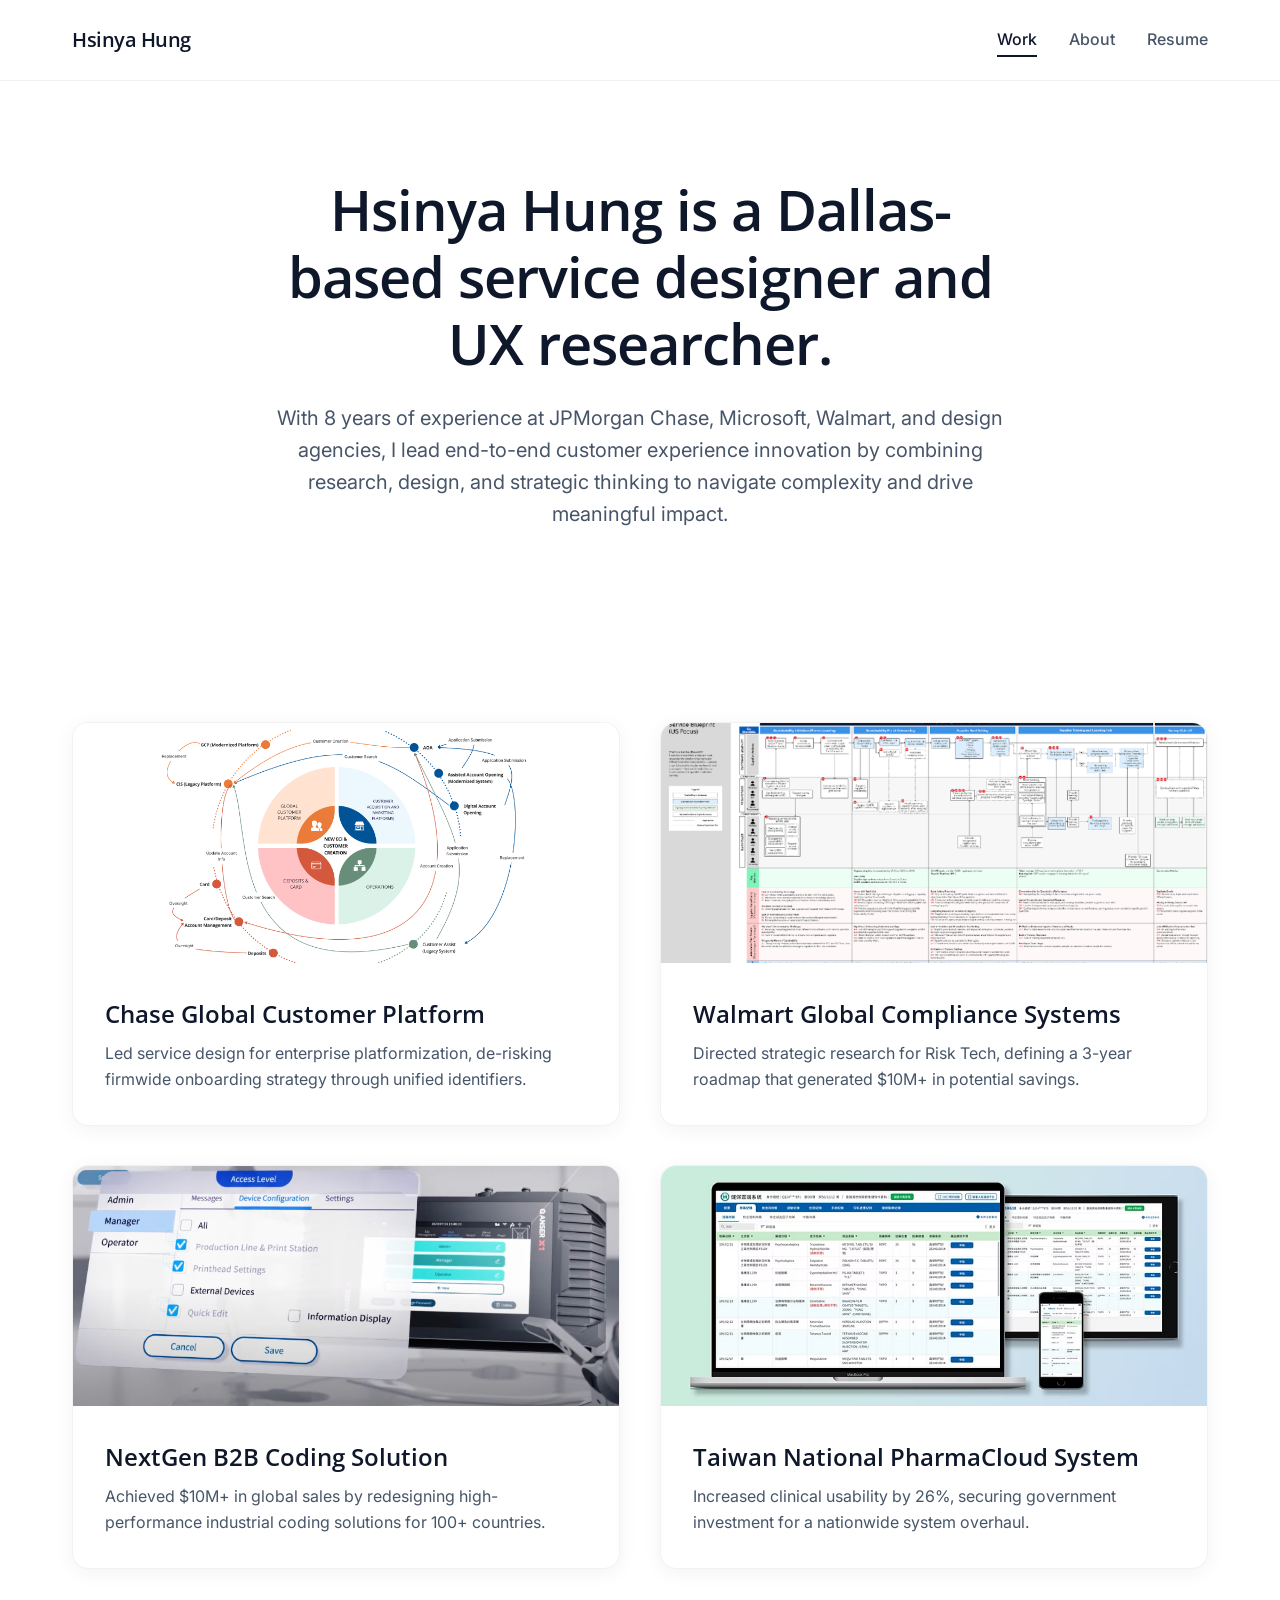
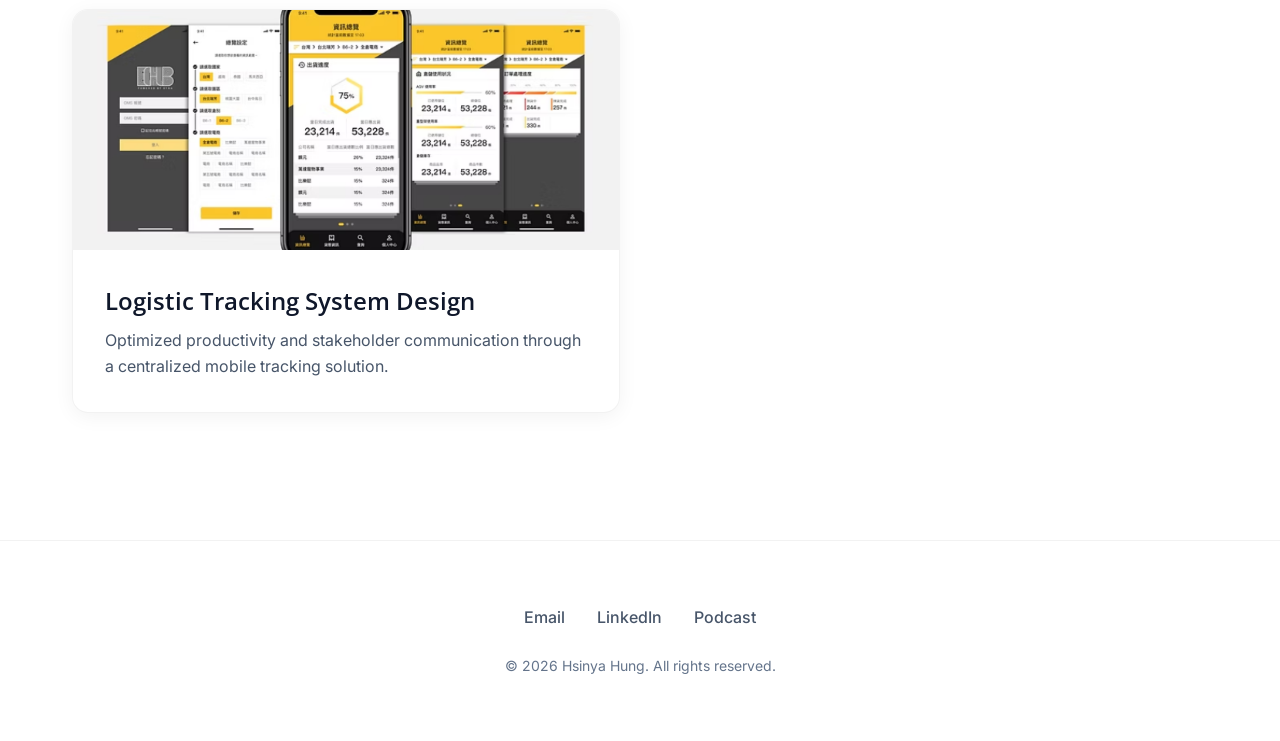
<file: index.html>
<!DOCTYPE html>
<html lang="en">

<head>
    <meta charset="UTF-8">
    <meta name="viewport" content="width=device-width, initial-scale=1.0">
    <title>Hsinya Hung | Portfolio Website</title>
    <meta name="description" content="Hsinya Hung - Mixed-methods UX researcher and strategist.">
    <link rel="stylesheet" href="styles.css">
</head>

<body>
    <header>
        <div class="nav-container">
            <a href="index.html" class="logo">Hsinya Hung</a>
            <button class="menu-toggle" id="menuToggle" aria-label="Toggle Menu">
                <span></span>
                <span></span>
                <span></span>
            </button>
            <nav class="nav-links" id="navLinks">
                <a href="index.html" class="active">Work</a>
                <a href="about.html">About</a>
                <a href="https://drive.google.com/file/d/1snLUCHwC4ZT3te1yVTYGk35-PW96YWZs/view?usp=sharing"
                    target="_blank" rel="noopener noreferrer">Resume</a>
            </nav>
        </div>
    </header>

    <main>
        <section class="hero fade-in">
            <h1>Hsinya Hung is a Dallas-based service designer and UX researcher.</h1>
            <p>With 8 years of experience at JPMorgan Chase, Microsoft, Walmart, and design agencies, I lead end-to-end
                customer experience innovation by combining research, design, and strategic thinking to navigate
                complexity and drive meaningful impact.</p>
        </section>

        <section class="container">
            <div class="portfolio-grid">
                <!-- Project 1: Chase Strategy -->
                <a href="uci-strategy.html" class="project-card fade-in">
                    <img src="assets/chase-gcp.png" alt="Chase Global Customer Platform" class="project-image">
                    <div class="project-content">
                        <h3 class="project-title">Chase Global Customer Platform</h3>
                        <p class="project-desc">Led service design for enterprise platformization, de-risking firmwide onboarding strategy through unified identifiers.</p>
                    </div>
                </a>

                <!-- Project 2: Walmart Compliance -->
                <a href="https://drive.google.com/file/d/1PjxdSar1yZKbHIaFroYJktK1mLUILFM4/view?usp=sharing" class="project-card fade-in" target="_blank">
                    <img src="assets/walmart-compliance.png" alt="Walmart Compliance Systems" class="project-image">
                    <div class="project-content">
                        <h3 class="project-title">Walmart Global Compliance Systems</h3>
                        <p class="project-desc">Directed strategic research for Risk Tech, defining a 3-year roadmap that generated $10M+ in potential savings.</p>
                    </div>
                </a>



                <!-- Project 3: B2B Industrial -->
                <a href="https://drive.google.com/file/d/1v_zuG3N-rUSmwX8KwniSmXujkf8TJ2_b/view?usp=sharing" target="_blank"
                    class="project-card fade-in">
                    <img src="assets/Anser X1 Coding.png" alt="Redesigning the NextGen B2B Industrial Coding Solution"
                        class="project-image">
                    <div class="project-content">
                        <h3 class="project-title">NextGen B2B Coding Solution</h3>
                        <p class="project-desc">Achieved $10M+ in global sales by redesigning high-performance industrial coding solutions for 100+ countries.</p>
                    </div>
                </a>

                <!-- Project 4: PharmaCloud -->
                <a href="pharmacloud.html" class="project-card fade-in">
                    <img src="assets/NHI PharmaCloud.png"
                        alt="Improving Usability of the Taiwanese National PharmaCloud System" class="project-image">
                    <div class="project-content">
                        <h3 class="project-title">Taiwan National PharmaCloud System</h3>
                        <p class="project-desc">Increased clinical usability by 26%, securing government investment for a nationwide system overhaul.</p>
                    </div>
                </a>

                <!-- Project 5: Warehouse & Logistics -->
                <a href="logistic-tracking.html" class="project-card fade-in">
                    <img src="assets/warehouse and logistic tracking.png" alt="Building Mobile Solutions for Warehouse and Logistic Tracking"
                        class="project-image">
                    <div class="project-content">
                        <h3 class="project-title">Logistic Tracking System Design</h3>
                        <p class="project-desc">Optimized productivity and stakeholder communication through a centralized mobile tracking solution.</p>
                    </div>
                </a>
            </div>
        </section>
    </main>

    <footer>
        <div class="social-links">
            <a href="mailto:hsinya0126@gmail.com">Email</a>
            <a href="https://www.linkedin.com/in/hsinya-hung/" target="_blank" rel="noopener noreferrer">LinkedIn</a>
            <a href="https://podcasts.apple.com/tw/podcast/%E8%A8%AD%E8%A8%88%E9%81%8A%E7%89%A7-design-nomads/id1508967934"
                target="_blank" rel="noopener noreferrer">Podcast</a>
        </div>
        <p class="copyright">&copy; 2026 Hsinya Hung. All rights reserved.</p>
    </footer>

    <script src="script.js"></script>
</body>

</html>
</file>
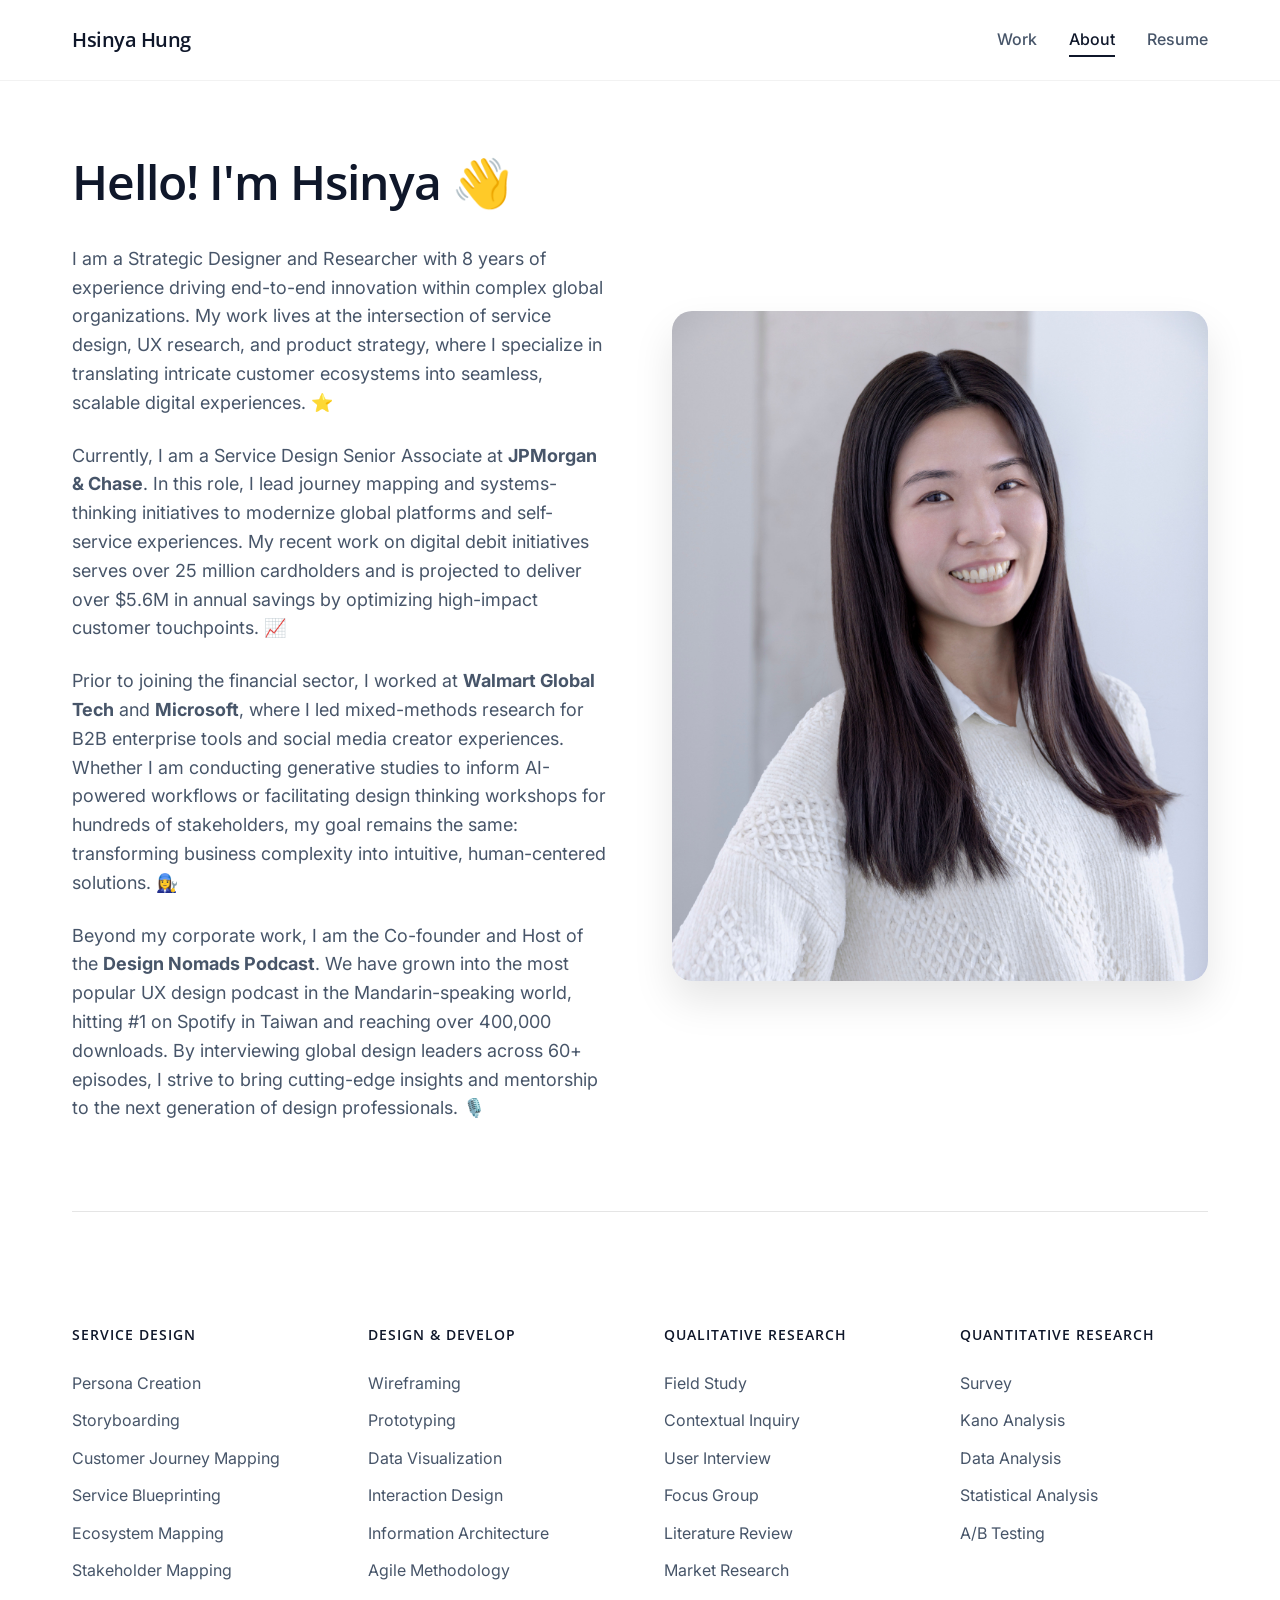
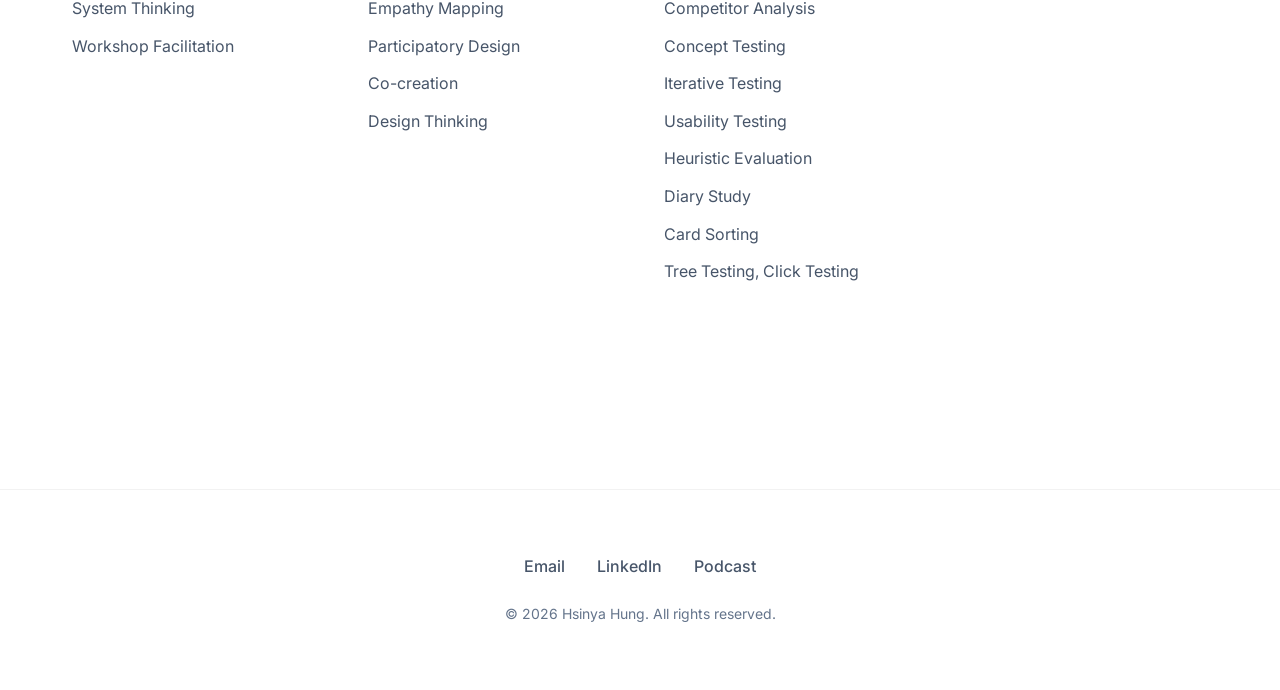
<file: about.html>
<!DOCTYPE html>
<html lang="en">

<head>
    <meta charset="UTF-8">
    <meta name="viewport" content="width=device-width, initial-scale=1.0">
    <title>About | Hsinya Hung</title>
    <meta name="description" content="About Hsinya Hung - Mixed-methods UX researcher and strategist.">
    <link rel="stylesheet" href="styles.css">
</head>

<body>
    <header>
        <div class="nav-container">
            <a href="index.html" class="logo">Hsinya Hung</a>
            <button class="menu-toggle" id="menuToggle" aria-label="Toggle Menu">
                <span></span>
                <span></span>
                <span></span>
            </button>
            <nav class="nav-links" id="navLinks">
                <a href="index.html">Work</a>
                <a href="about.html" class="active">About</a>
                <a href="https://drive.google.com/file/d/1snLUCHwC4ZT3te1yVTYGk35-PW96YWZs/view?usp=sharing"
                    target="_blank" rel="noopener noreferrer">Resume</a>
            </nav>
        </div>
    </header>

    <main>
        <section class="container fade-in">
            <div class="about-hero">
                <div class="about-text">
                    <h1>Hello! I'm Hsinya 👋</h1>
                    <p>I am a Strategic Designer and Researcher with 8 years of experience driving end-to-end innovation
                        within complex global organizations. My work lives at the intersection of service design, UX
                        research, and product strategy, where I specialize in translating intricate customer ecosystems
                        into seamless, scalable digital experiences. ⭐️</p>

                    <p>Currently, I am a Service Design Senior Associate at <strong>JPMorgan & Chase</strong>. In this
                        role, I lead journey mapping and systems-thinking initiatives to modernize global platforms and
                        self-service experiences. My recent work on digital debit initiatives serves over 25 million
                        cardholders and is projected to deliver over $5.6M in annual savings by optimizing high-impact
                        customer touchpoints. 📈</p>

                    <p>Prior to joining the financial sector, I worked at <strong>Walmart Global Tech</strong> and
                        <strong>Microsoft</strong>, where I led mixed-methods research for B2B enterprise tools and
                        social media creator experiences. Whether I am conducting generative studies to inform
                        AI-powered workflows or facilitating design thinking workshops for hundreds of stakeholders, my
                        goal remains the same: transforming business complexity into intuitive, human-centered
                        solutions. 👩‍🔧</p>

                    <p>Beyond my corporate work, I am the Co-founder and Host of the <strong>Design Nomads
                            Podcast</strong>. We have grown into the most popular UX design podcast in the
                        Mandarin-speaking world, hitting #1 on Spotify in Taiwan and reaching over 400,000 downloads. By
                        interviewing global design leaders across 60+ episodes, I strive to bring cutting-edge insights
                        and mentorship to the next generation of design professionals. 🎙️</p>
                </div>
                <div class="about-image-wrapper">
                    <img src="assets/profile-photo.jpg" alt="Hsinya Hung" class="about-image">
                </div>
            </div>

            <div class="skills-section">
                <div class="skills-grid">
                    <div class="skill-category">
                        <h3>SERVICE DESIGN</h3>
                        <ul>
                            <li>Persona Creation</li>
                            <li>Storyboarding</li>
                            <li>Customer Journey Mapping</li>
                            <li>Service Blueprinting</li>
                            <li>Ecosystem Mapping</li>
                            <li>Stakeholder Mapping</li>
                            <li>System Thinking</li>
                            <li>Workshop Facilitation</li>
                        </ul>
                    </div>

                    <div class="skill-category">
                        <h3>DESIGN & DEVELOP</h3>
                        <ul>
                            <li>Wireframing</li>
                            <li>Prototyping</li>
                            <li>Data Visualization</li>
                            <li>Interaction Design</li>
                            <li>Information Architecture</li>
                            <li>Agile Methodology</li>
                            <li>Empathy Mapping</li>
                            <li>Participatory Design</li>
                            <li>Co-creation</li>
                            <li>Design Thinking</li>
                        </ul>
                    </div>

                    <div class="skill-category">
                        <h3>QUALITATIVE RESEARCH</h3>
                        <ul>
                            <li>Field Study</li>
                            <li>Contextual Inquiry</li>
                            <li>User Interview</li>
                            <li>Focus Group</li>
                            <li>Literature Review</li>
                            <li>Market Research</li>
                            <li>Competitor Analysis</li>
                            <li>Concept Testing</li>
                            <li>Iterative Testing</li>
                            <li>Usability Testing</li>
                            <li>Heuristic Evaluation</li>
                            <li>Diary Study</li>
                            <li>Card Sorting</li>
                            <li>Tree Testing, Click Testing</li>
                        </ul>
                    </div>

                    <div class="skill-category">
                        <h3>QUANTITATIVE RESEARCH</h3>
                        <ul>
                            <li>Survey</li>
                            <li>Kano Analysis</li>
                            <li>Data Analysis</li>
                            <li>Statistical Analysis</li>
                            <li>A/B Testing</li>
                        </ul>
                    </div>
                </div>
            </div>
        </section>
    </main>

    <footer>
        <div class="social-links">
            <a href="mailto:hsinya0126@gmail.com">Email</a>
            <a href="https://www.linkedin.com/in/hsinya-hung/" target="_blank" rel="noopener noreferrer">LinkedIn</a>
            <a href="https://podcasts.apple.com/tw/podcast/%E8%A8%AD%E8%A8%88%E9%81%8A%E7%89%A7-design-nomads/id1508967934"
                target="_blank" rel="noopener noreferrer">Podcast</a>
        </div>
        <p class="copyright">&copy; 2026 Hsinya Hung. All rights reserved.</p>
    </footer>

    <script src="script.js"></script>
</body>

</html>
</file>
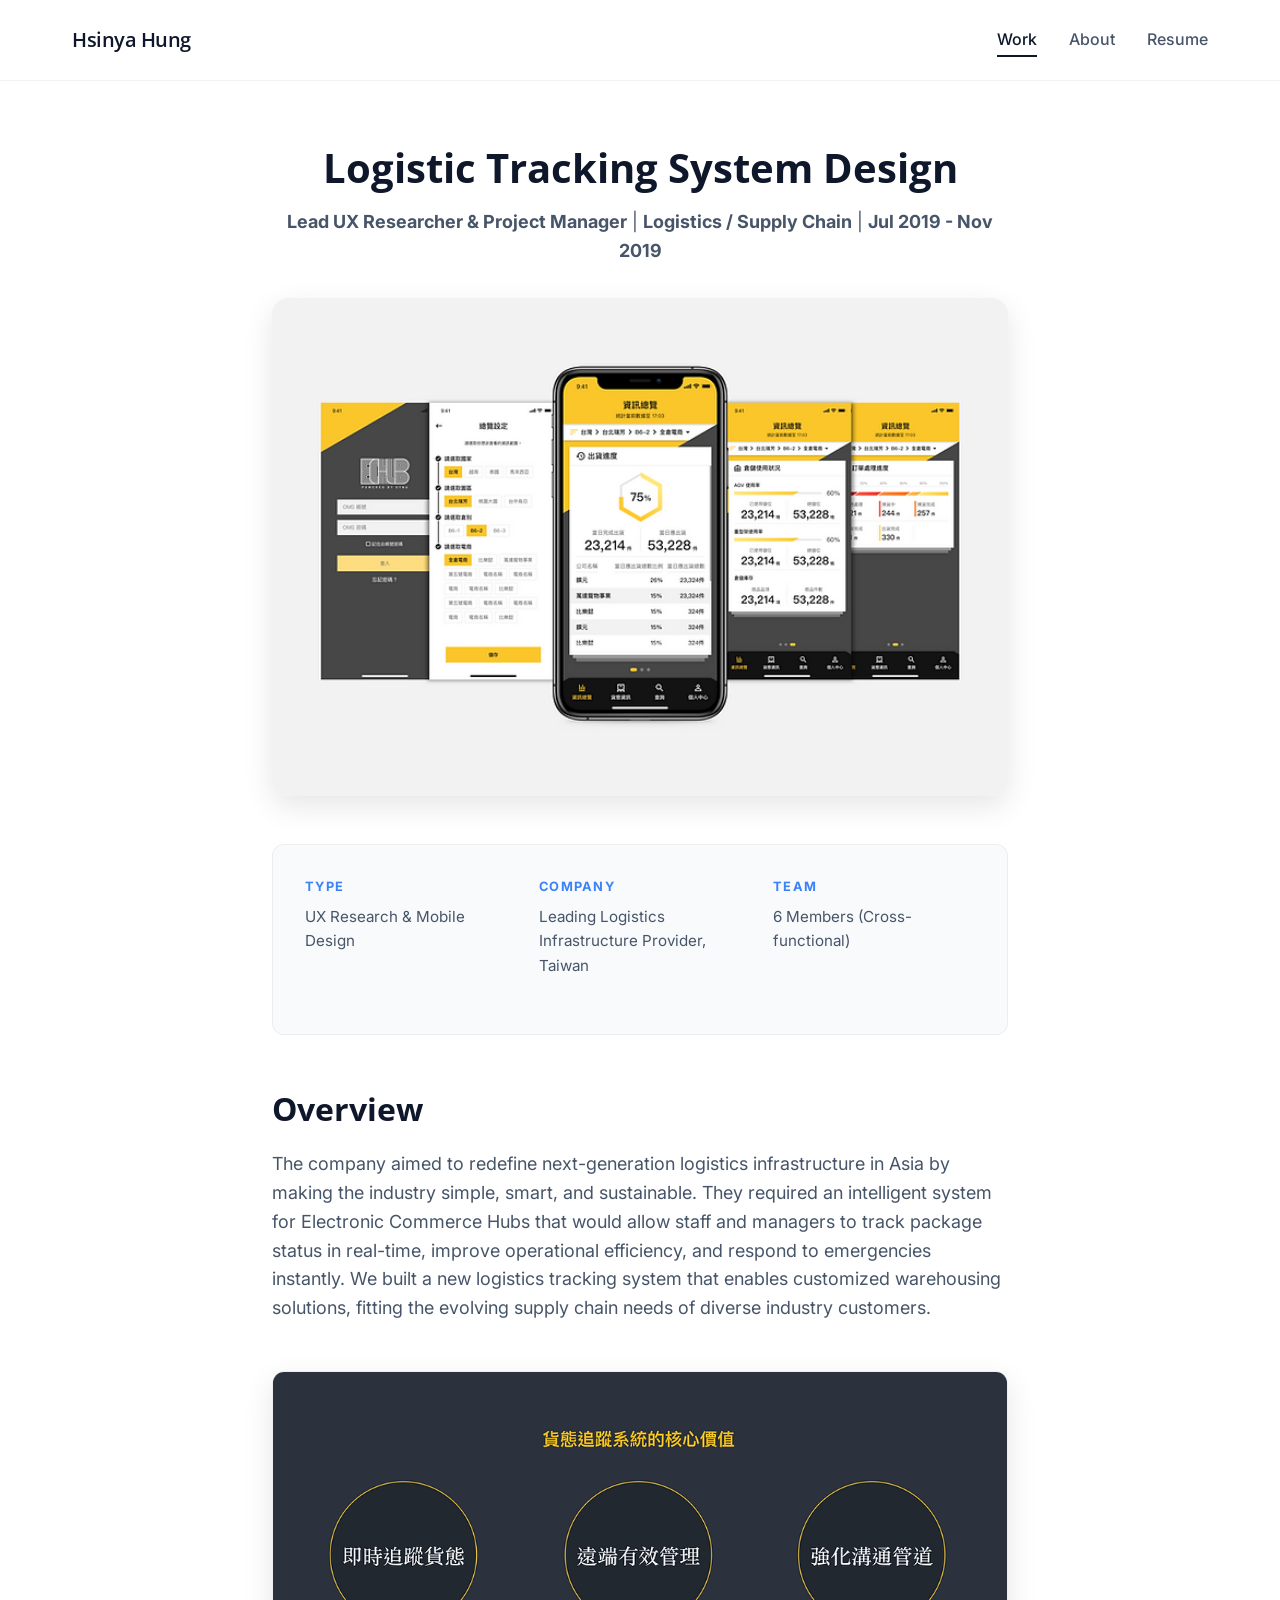
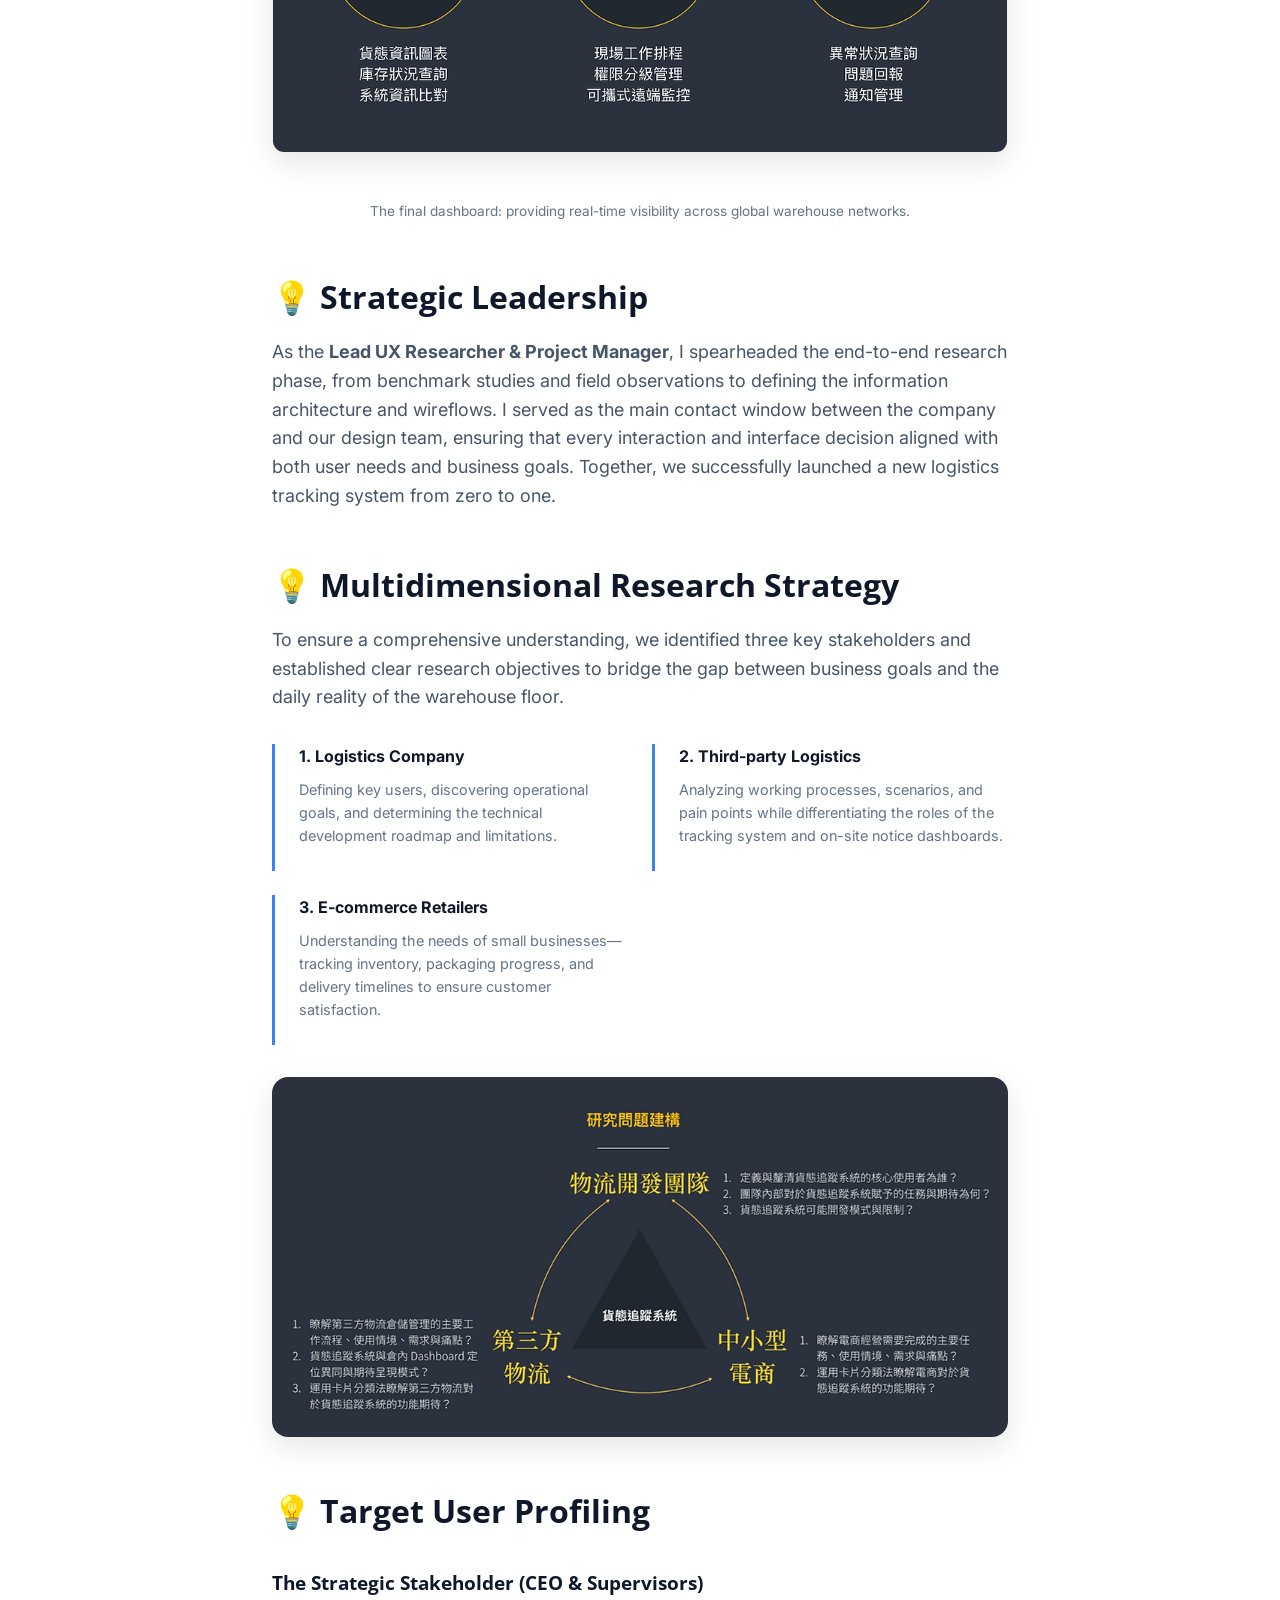
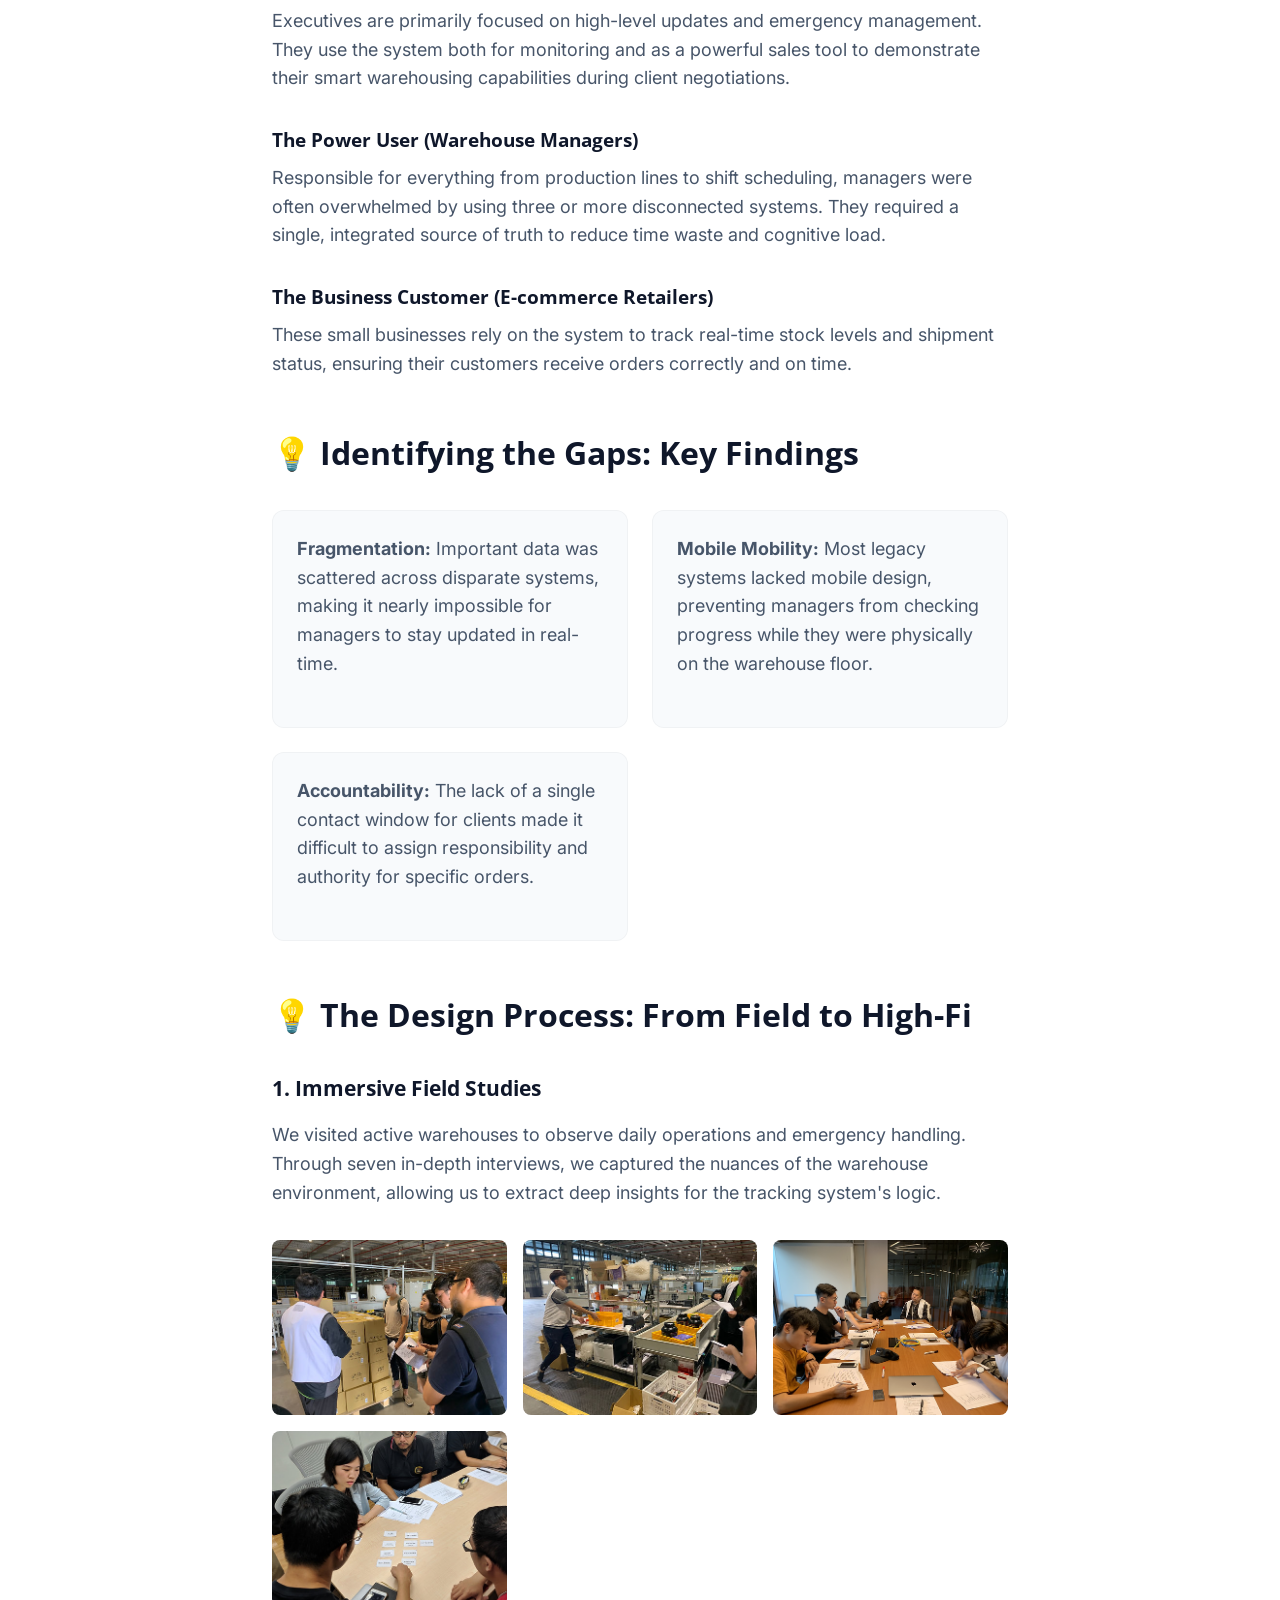
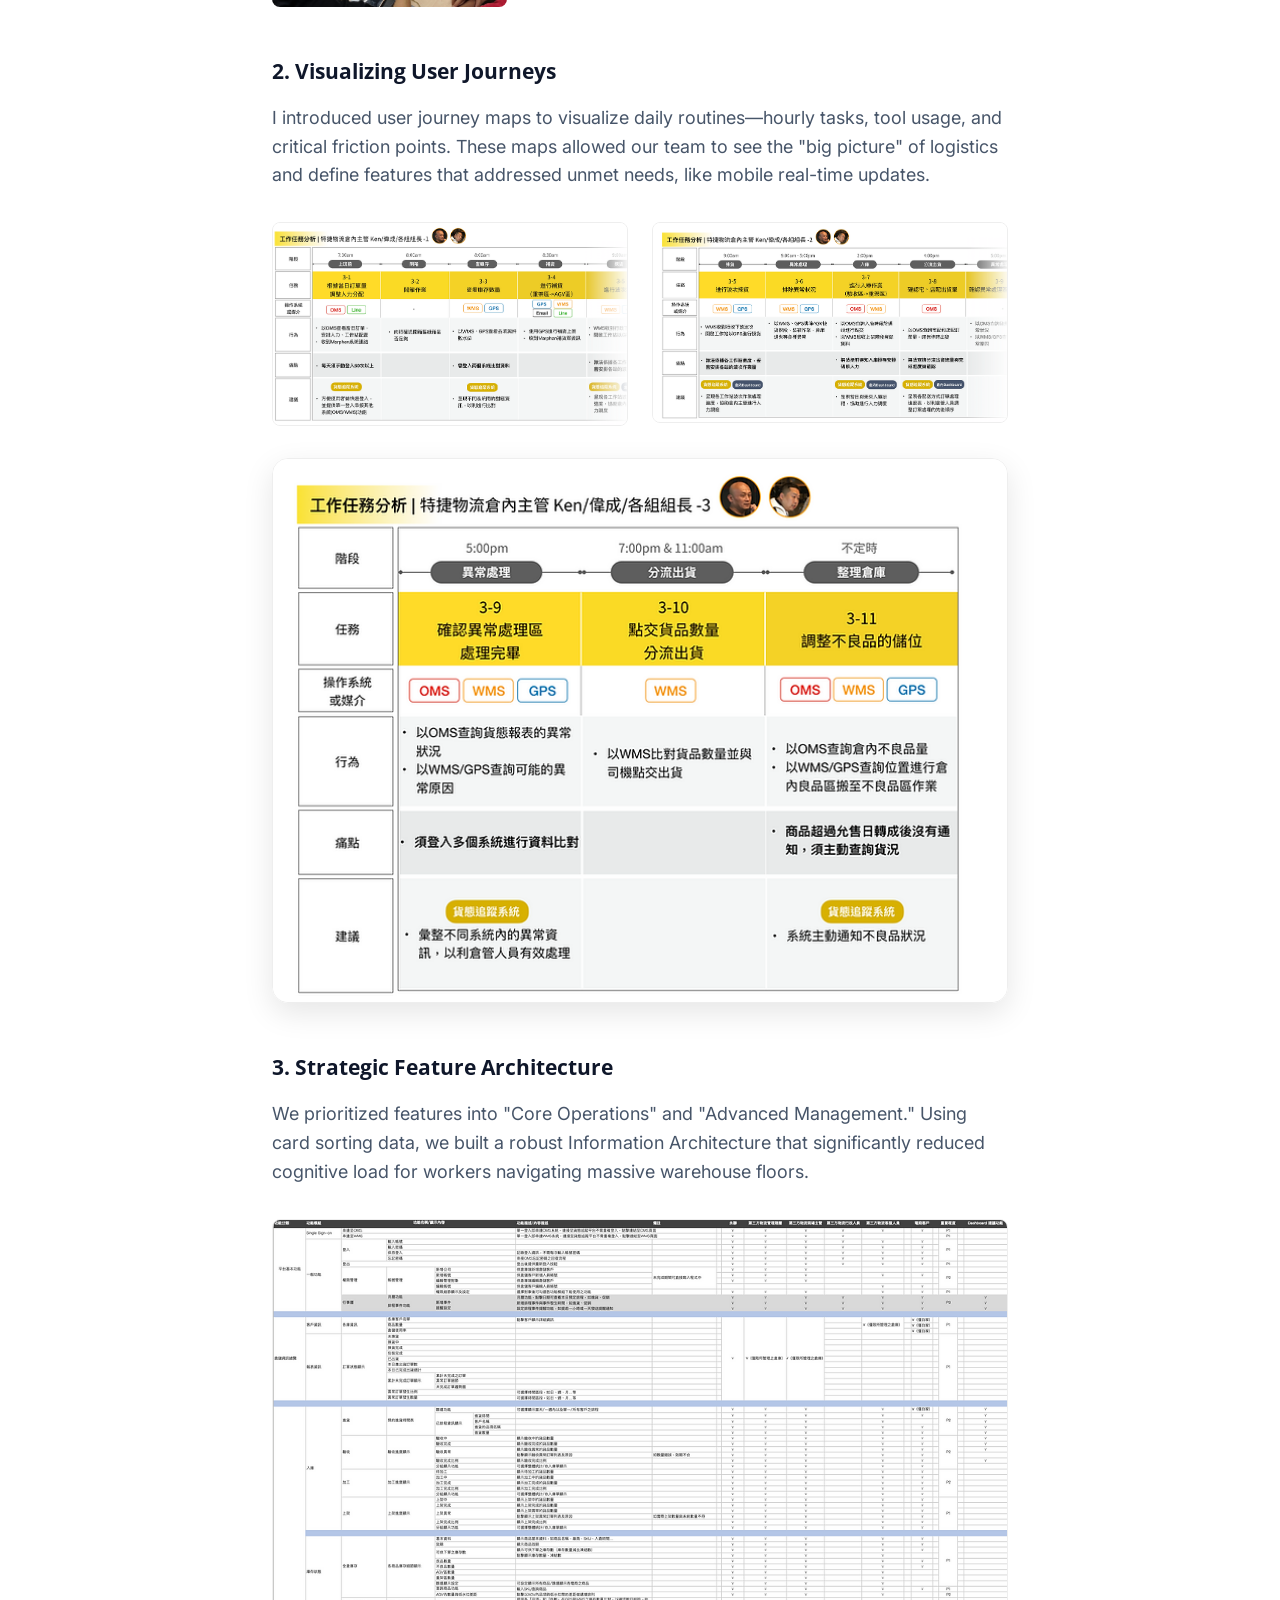
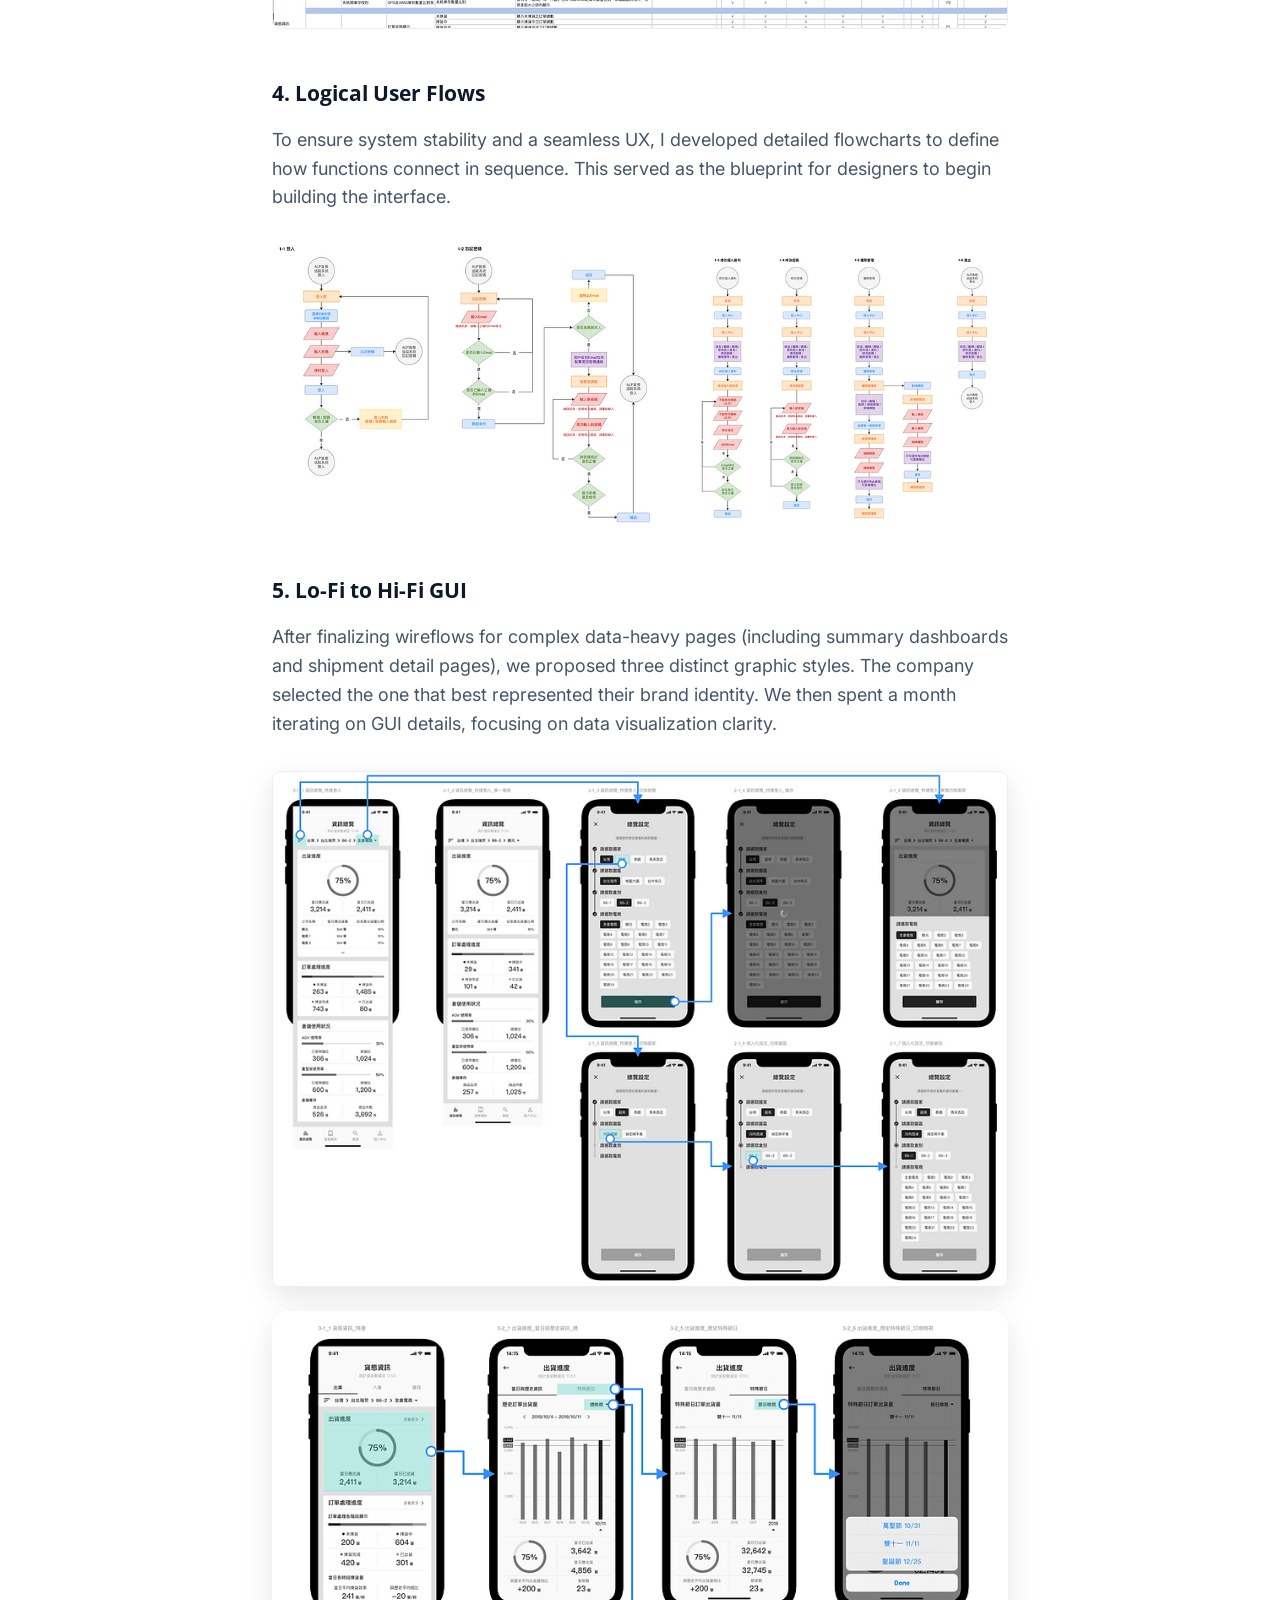
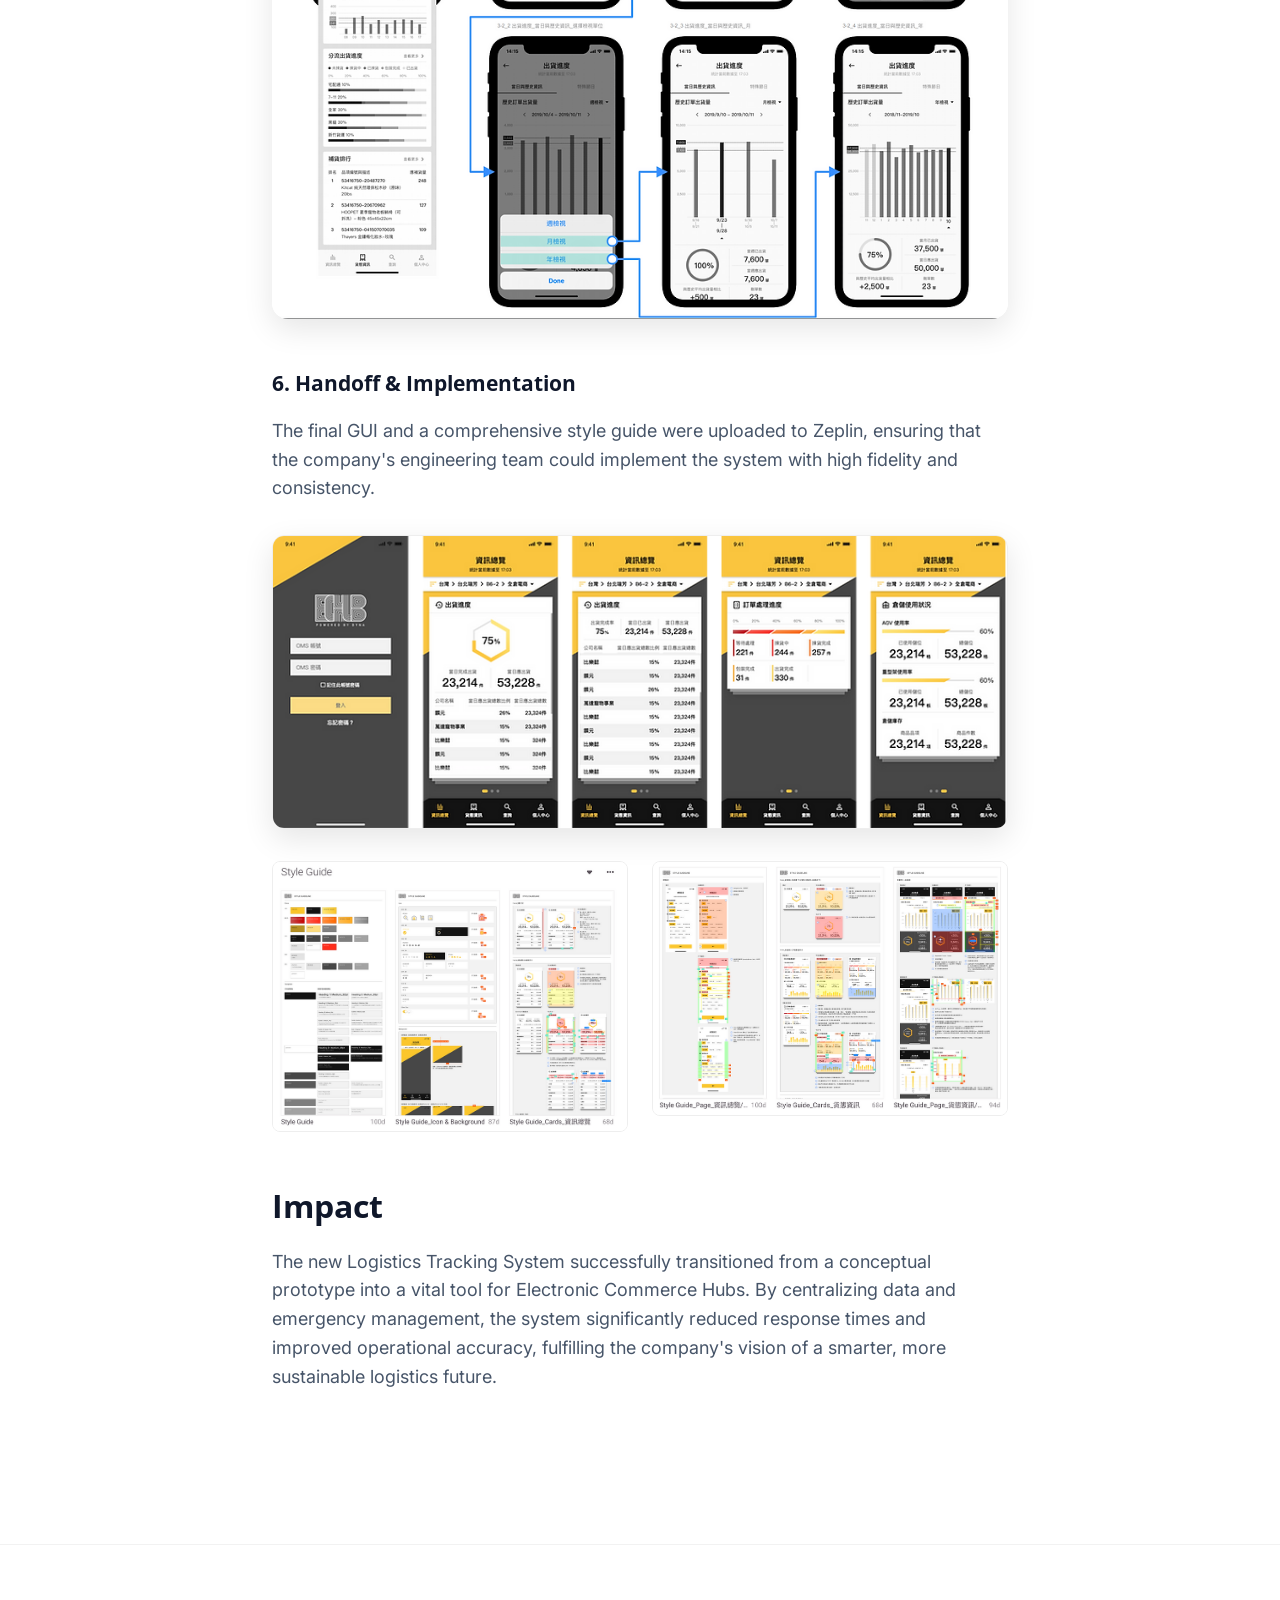
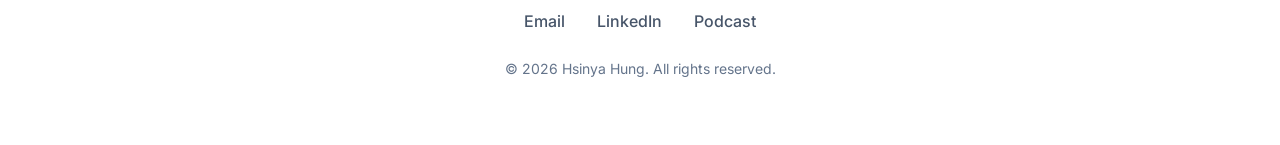
<file: logistic-tracking.html>
<!DOCTYPE html>
<html lang="en">

<head>
    <meta charset="UTF-8">
    <meta name="viewport" content="width=device-width, initial-scale=1.0">
    <title>Logistic Tracking System Design | Hsinya Hung</title>
    <meta name="description" content="Case study on the Logistic Tracking System design by Hsinya Hung.">
    <link rel="stylesheet" href="styles.css">
</head>

<body>
    <header>
        <div class="nav-container">
            <a href="index.html" class="logo">Hsinya Hung</a>
            <button class="menu-toggle" id="menuToggle" aria-label="Toggle Menu">
                <span></span>
                <span></span>
                <span></span>
            </button>
            <nav class="nav-links" id="navLinks">
                <a href="index.html" class="active">Work</a>
                <a href="about.html">About</a>
                <a href="https://drive.google.com/file/d/1snLUCHwC4ZT3te1yVTYGk35-PW96YWZs/view?usp=sharing"
                    target="_blank" rel="noopener noreferrer">Resume</a>
            </nav>
        </div>
    </header>

    <main>
        <article class="container case-study-content fade-in">
            <div class="case-study-header">
                <h1>Logistic Tracking System Design</h1>
                <p class="case-study-meta">
                    <strong>Lead UX Researcher & Project Manager</strong> | 
                    <strong>Logistics / Supply Chain</strong> | 
                    <strong>Jul 2019 - Nov 2019</strong>
                </p>
                <img src="assets/Artboard.png" alt="Logistic Tracking System Hero" class="case-study-hero-img">
            </div>

            <div class="case-study-body">
                <div class="project-details" style="display: grid; grid-template-columns: repeat(auto-fit, minmax(200px, 1fr)); gap: 2rem; margin-bottom: 3rem; background: var(--bg-subtle); padding: 2rem; border-radius: 12px; border: 1px solid rgba(0,0,0,0.05);">
                    <div>
                        <h4 style="color: var(--accent-color); letter-spacing: 0.1em; margin-bottom: 0.5rem; font-size: 0.8rem; font-weight: 700;">TYPE</h4>
                        <p style="font-size: 0.95rem;">UX Research & Mobile Design</p>
                    </div>
                    <div>
                        <h4 style="color: var(--accent-color); letter-spacing: 0.1em; margin-bottom: 0.5rem; font-size: 0.8rem; font-weight: 700;">COMPANY</h4>
                        <p style="font-size: 0.95rem;">Leading Logistics Infrastructure Provider, Taiwan</p>
                    </div>
                    <div>
                        <h4 style="color: var(--accent-color); letter-spacing: 0.1em; margin-bottom: 0.5rem; font-size: 0.8rem; font-weight: 700;">TEAM</h4>
                        <p style="font-size: 0.95rem;">6 Members (Cross-functional)</p>
                    </div>
                </div>

                <h2>Overview</h2>
                <p>The company aimed to redefine next-generation logistics infrastructure in Asia by making the industry simple, smart, and sustainable. They required an intelligent system for Electronic Commerce Hubs that would allow staff and managers to track package status in real-time, improve operational efficiency, and respond to emergencies instantly. We built a new logistics tracking system that enables customized warehousing solutions, fitting the evolving supply chain needs of diverse industry customers.</p>
                
                <div style="margin: 3rem 0;">
                    <img src="assets/warehouse-mockup-1.png" alt="System Preview" class="case-study-hero-img" style="border: 1px solid #eee; border-radius: 12px;">
                    <p style="font-size: 0.85rem; text-align: center; color: var(--text-muted); margin-top: 1rem;">The final dashboard: providing real-time visibility across global warehouse networks.</p>
                </div>

                <h2>💡 Strategic Leadership</h2>
                <p>As the <strong>Lead UX Researcher & Project Manager</strong>, I spearheaded the end-to-end research phase, from benchmark studies and field observations to defining the information architecture and wireflows. I served as the main contact window between the company and our design team, ensuring that every interaction and interface decision aligned with both user needs and business goals. Together, we successfully launched a new logistics tracking system from zero to one.</p>

                <h2>💡 Multidimensional Research Strategy</h2>
                <p>To ensure a comprehensive understanding, we identified three key stakeholders and established clear research objectives to bridge the gap between business goals and the daily reality of the warehouse floor.</p>
                
                <div style="display: grid; grid-template-columns: repeat(auto-fit, minmax(280px, 1fr)); gap: 1.5rem; margin: 2rem 0;">
                    <div style="border-left: 3px solid var(--accent-color); padding-left: 1.5rem;">
                        <h4 style="margin-bottom: 0.5rem;">1. Logistics Company</h4>
                        <p style="font-size: 0.9rem; color: var(--text-muted);">Defining key users, discovering operational goals, and determining the technical development roadmap and limitations.</p>
                    </div>
                    <div style="border-left: 3px solid var(--accent-color); padding-left: 1.5rem;">
                        <h4 style="margin-bottom: 0.5rem;">2. Third-party Logistics</h4>
                        <p style="font-size: 0.9rem; color: var(--text-muted);">Analyzing working processes, scenarios, and pain points while differentiating the roles of the tracking system and on-site notice dashboards.</p>
                    </div>
                    <div style="border-left: 3px solid var(--accent-color); padding-left: 1.5rem;">
                        <h4 style="margin-bottom: 0.5rem;">3. E-commerce Retailers</h4>
                        <p style="font-size: 0.9rem; color: var(--text-muted);">Understanding the needs of small businesses—tracking inventory, packaging progress, and delivery timelines to ensure customer satisfaction.</p>
                    </div>
                </div>
                <img src="assets/reaserch structure.png" alt="Research Structure" class="case-study-hero-img" style="margin: 2rem 0; max-width: 800px; display: block; margin-left: auto; margin-right: auto;">

                <h2>💡 Target User Profiling</h2>
                <div style="margin: 2rem 0;">
                    <h3 style="font-size: 1.2rem; margin-bottom: 0.5rem;">The Strategic Stakeholder (CEO & Supervisors)</h3>
                    <p>Executives are primarily focused on high-level updates and emergency management. They use the system both for monitoring and as a powerful sales tool to demonstrate their smart warehousing capabilities during client negotiations.</p>

                    <h3 style="font-size: 1.2rem; margin-bottom: 0.5rem; margin-top: 2rem;">The Power User (Warehouse Managers)</h3>
                    <p>Responsible for everything from production lines to shift scheduling, managers were often overwhelmed by using three or more disconnected systems. They required a single, integrated source of truth to reduce time waste and cognitive load.</p>

                    <h3 style="font-size: 1.2rem; margin-bottom: 0.5rem; margin-top: 2rem;">The Business Customer (E-commerce Retailers)</h3>
                    <p>These small businesses rely on the system to track real-time stock levels and shipment status, ensuring their customers receive orders correctly and on time.</p>
                </div>

                <h2>💡 Identifying the Gaps: Key Findings</h2>
                <div style="display: grid; grid-template-columns: repeat(auto-fit, minmax(300px, 1fr)); gap: 1.5rem; margin: 2rem 0;">
                    <div style="background: var(--bg-subtle); padding: 1.5rem; border-radius: 12px; border: 1px solid rgba(0,0,0,0.03);">
                        <p><strong>Fragmentation:</strong> Important data was scattered across disparate systems, making it nearly impossible for managers to stay updated in real-time.</p>
                    </div>
                    <div style="background: var(--bg-subtle); padding: 1.5rem; border-radius: 12px; border: 1px solid rgba(0,0,0,0.03);">
                        <p><strong>Mobile Mobility:</strong> Most legacy systems lacked mobile design, preventing managers from checking progress while they were physically on the warehouse floor.</p>
                    </div>
                    <div style="background: var(--bg-subtle); padding: 1.5rem; border-radius: 12px; border: 1px solid rgba(0,0,0,0.03);">
                        <p><strong>Accountability:</strong> The lack of a single contact window for clients made it difficult to assign responsibility and authority for specific orders.</p>
                    </div>
                </div>

                <h2>💡 The Design Process: From Field to High-Fi</h2>
                <div style="margin: 2rem 0;">
                    <h3 style="font-size: 1.3rem; margin-bottom: 1rem;">1. Immersive Field Studies</h3>
                    <p>We visited active warehouses to observe daily operations and emergency handling. Through seven in-depth interviews, we captured the nuances of the warehouse environment, allowing us to extract deep insights for the tracking system's logic.</p>
                    <div style="display: grid; grid-template-columns: repeat(auto-fit, minmax(200px, 1fr)); gap: 1rem; margin: 2rem 0;">
                        <img src="assets/IMG_7920_JPG.jpg" alt="Field Study 1" style="width: 100%; border-radius: 8px;">
                        <img src="assets/IMG_7915_JPG.jpg" alt="Field Study 2" style="width: 100%; border-radius: 8px;">
                        <img src="assets/IMG_8344_HEIC.png" alt="Field Study 3" style="width: 100%; border-radius: 8px;">
                        <img src="assets/IMG_20190719_122955.jpg" alt="Field Study 4" style="width: 100%; border-radius: 8px;">
                    </div>

                    <h3 style="font-size: 1.3rem; margin-bottom: 1rem; margin-top: 3rem;">2. Visualizing User Journeys</h3>
                    <p>I introduced user journey maps to visualize daily routines—hourly tasks, tool usage, and critical friction points. These maps allowed our team to see the "big picture" of logistics and define features that addressed unmet needs, like mobile real-time updates.</p>
                    <div style="display: grid; grid-template-columns: 1fr 1fr; gap: 1.5rem; margin: 2rem 0;">
                        <img src="assets/warehouse-mockup-2.png" alt="User Journey Map 1" style="width: 100%; border-radius: 8px; border: 1px solid #eee;">
                        <img src="assets/warehouse-mockup-3.png" alt="User Journey Map 2" style="width: 100%; border-radius: 8px; border: 1px solid #eee;">
                    </div>
                    <img src="assets/warehouse-mockup-4.png" alt="User Journey Analysis" class="case-study-hero-img" style="margin-bottom: 2rem; border: 1px solid #eee;">

                    <h3 style="font-size: 1.3rem; margin-bottom: 1rem; margin-top: 3rem;">3. Strategic Feature Architecture</h3>
                    <p>We prioritized features into "Core Operations" and "Advanced Management." Using card sorting data, we built a robust Information Architecture that significantly reduced cognitive load for workers navigating massive warehouse floors.</p>
                    <img src="assets/feature list.png" alt="Prioritized Feature List" style="width: 100%; border-radius: 8px; margin: 2rem 0; border: 1px solid #eee;">

                    <h3 style="font-size: 1.3rem; margin-bottom: 1rem; margin-top: 3rem;">4. Logical User Flows</h3>
                    <p>To ensure system stability and a seamless UX, I developed detailed flowcharts to define how functions connect in sequence. This served as the blueprint for designers to begin building the interface.</p>
                    <div style="display: grid; grid-template-columns: 1.2fr 1fr; gap: 2rem; margin: 2rem 0; align-items: center;">
                        <img src="assets/flowchart-1.png" alt="System Flowchart 1" style="width: 100%; border-radius: 8px;">
                        <img src="assets/flowchart-2.png" alt="System Flowchart 2" style="width: 100%; border-radius: 8px;">
                    </div>

                    <h3 style="font-size: 1.3rem; margin-bottom: 1rem; margin-top: 3rem;">5. Lo-Fi to Hi-Fi GUI</h3>
                    <p>After finalizing wireflows for complex data-heavy pages (including summary dashboards and shipment detail pages), we proposed three distinct graphic styles. The company selected the one that best represented their brand identity. We then spent a month iterating on GUI details, focusing on data visualization clarity.</p>
                    
                    <div style="margin: 2rem 0;">
                        <img src="assets/warehouse-mockup-5.png" alt="Wireflow Preview" class="case-study-hero-img" style="margin-bottom: 1.5rem; border: 1px solid #eee; border-radius: 8px;">
                        <img src="assets/wireflow.png" alt="Wireflow Details" class="case-study-hero-img" style="margin-bottom: 1.5rem;">
                    </div>

                    <h3 style="font-size: 1.3rem; margin-bottom: 1rem; margin-top: 3rem;">6. Handoff & Implementation</h3>
                    <p>The final GUI and a comprehensive style guide were uploaded to Zeplin, ensuring that the company's engineering team could implement the system with high fidelity and consistency.</p>
                    
                    <img src="assets/Group 96 (1).png" alt="Final High-Fidelity Interface" class="case-study-hero-img" style="margin: 2rem 0; border: 1px solid #eee; border-radius: 12px;">
                    
                    <div style="display: grid; grid-template-columns: 1fr 1fr; gap: 1.5rem; margin: 2rem 0;">
                        <img src="assets/styleguide-1.png" alt="Styleguide 1" style="width: 100%; border-radius: 8px; border: 1px solid #eee;">
                        <img src="assets/styleguides-2.png" alt="Styleguide 2" style="width: 100%; border-radius: 8px; border: 1px solid #eee;">
                    </div>
                </div>

                <h2>Impact</h2>
                <p>The new Logistics Tracking System successfully transitioned from a conceptual prototype into a vital tool for Electronic Commerce Hubs. By centralizing data and emergency management, the system significantly reduced response times and improved operational accuracy, fulfilling the company's vision of a smarter, more sustainable logistics future.</p>
            </div>
        </article>
    </main>

    <footer>
        <div class="social-links">
            <a href="mailto:hsinya0126@gmail.com">Email</a>
            <a href="https://www.linkedin.com/in/hsinya-hung/" target="_blank" rel="noopener noreferrer">LinkedIn</a>
            <a href="https://podcasts.apple.com/tw/podcast/%E8%A8%AD%E8%A8%88%E9%81%8A%E7%89%A7-design-nomads/id1508967934"
                target="_blank" rel="noopener noreferrer">Podcast</a>
        </div>
        <p class="copyright">&copy; 2026 Hsinya Hung. All rights reserved.</p>
    </footer>

    <script src="script.js"></script>
</body>

</html>
</file>
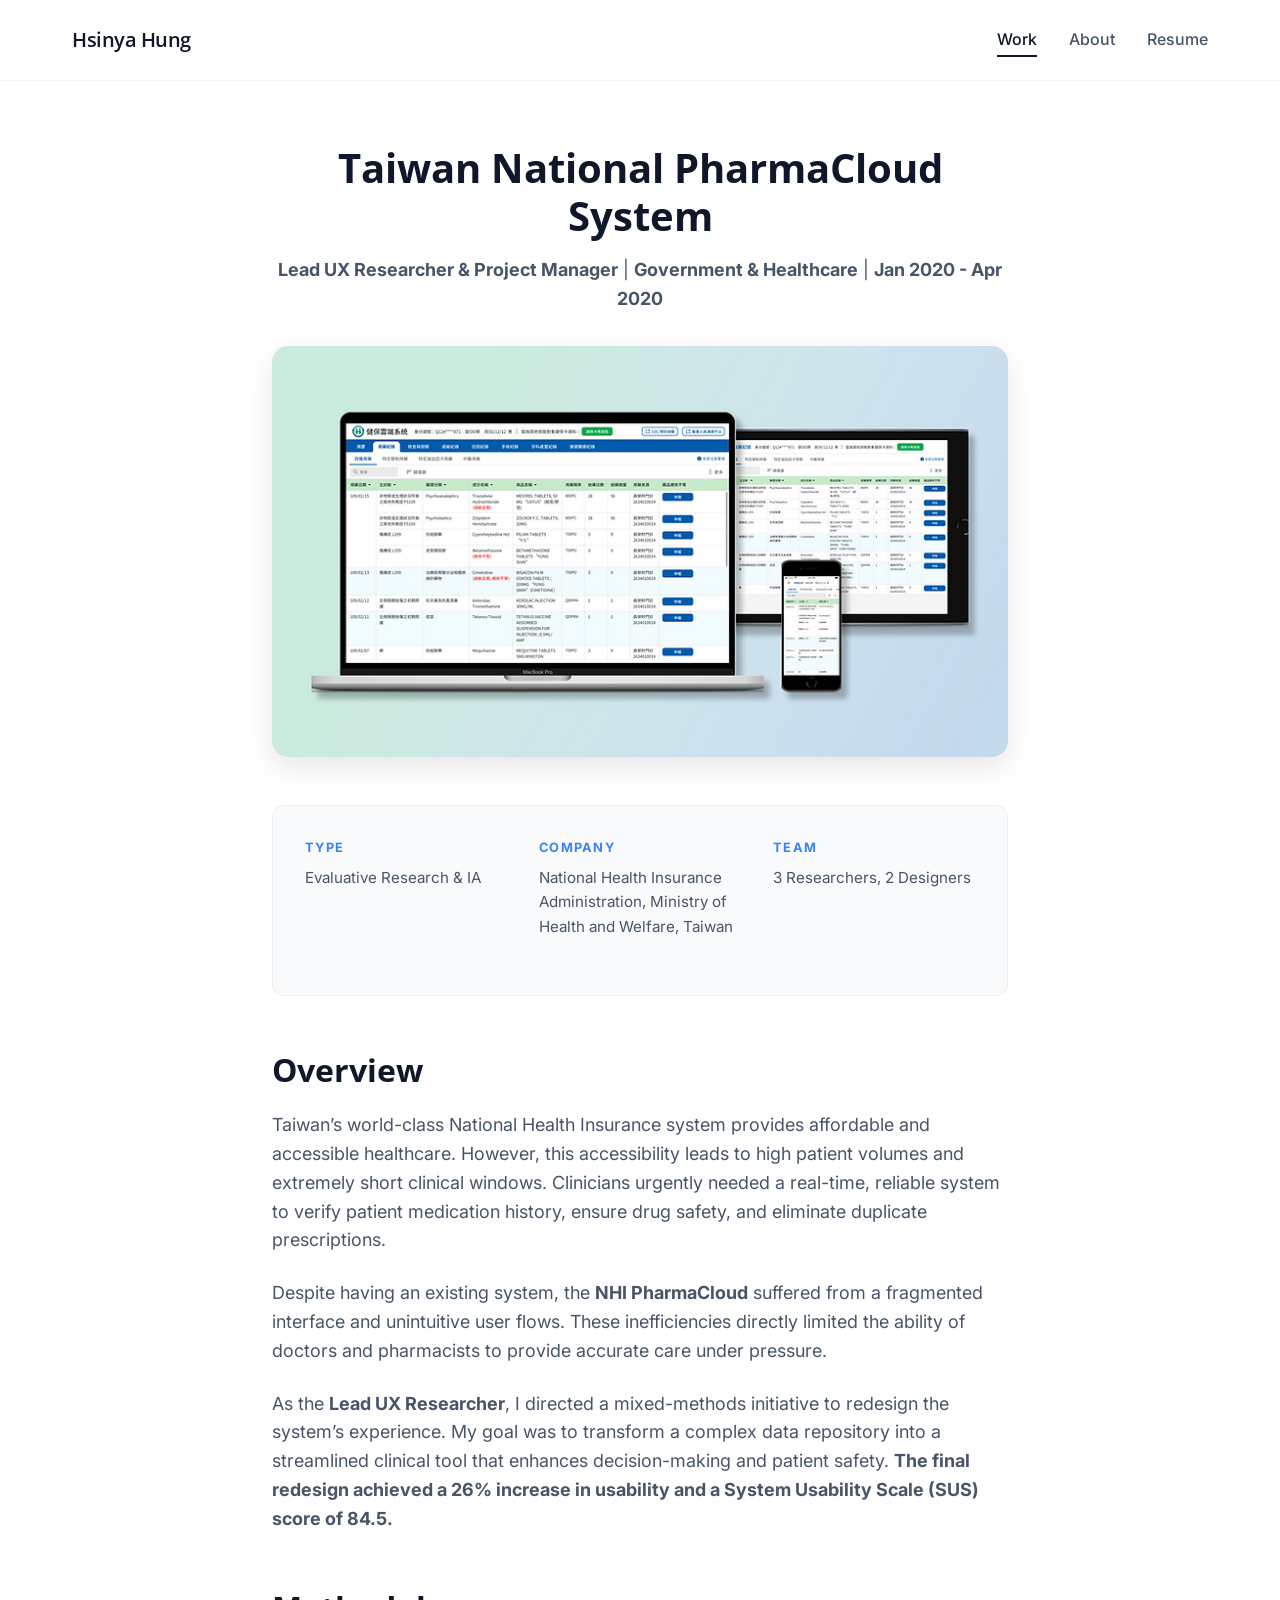
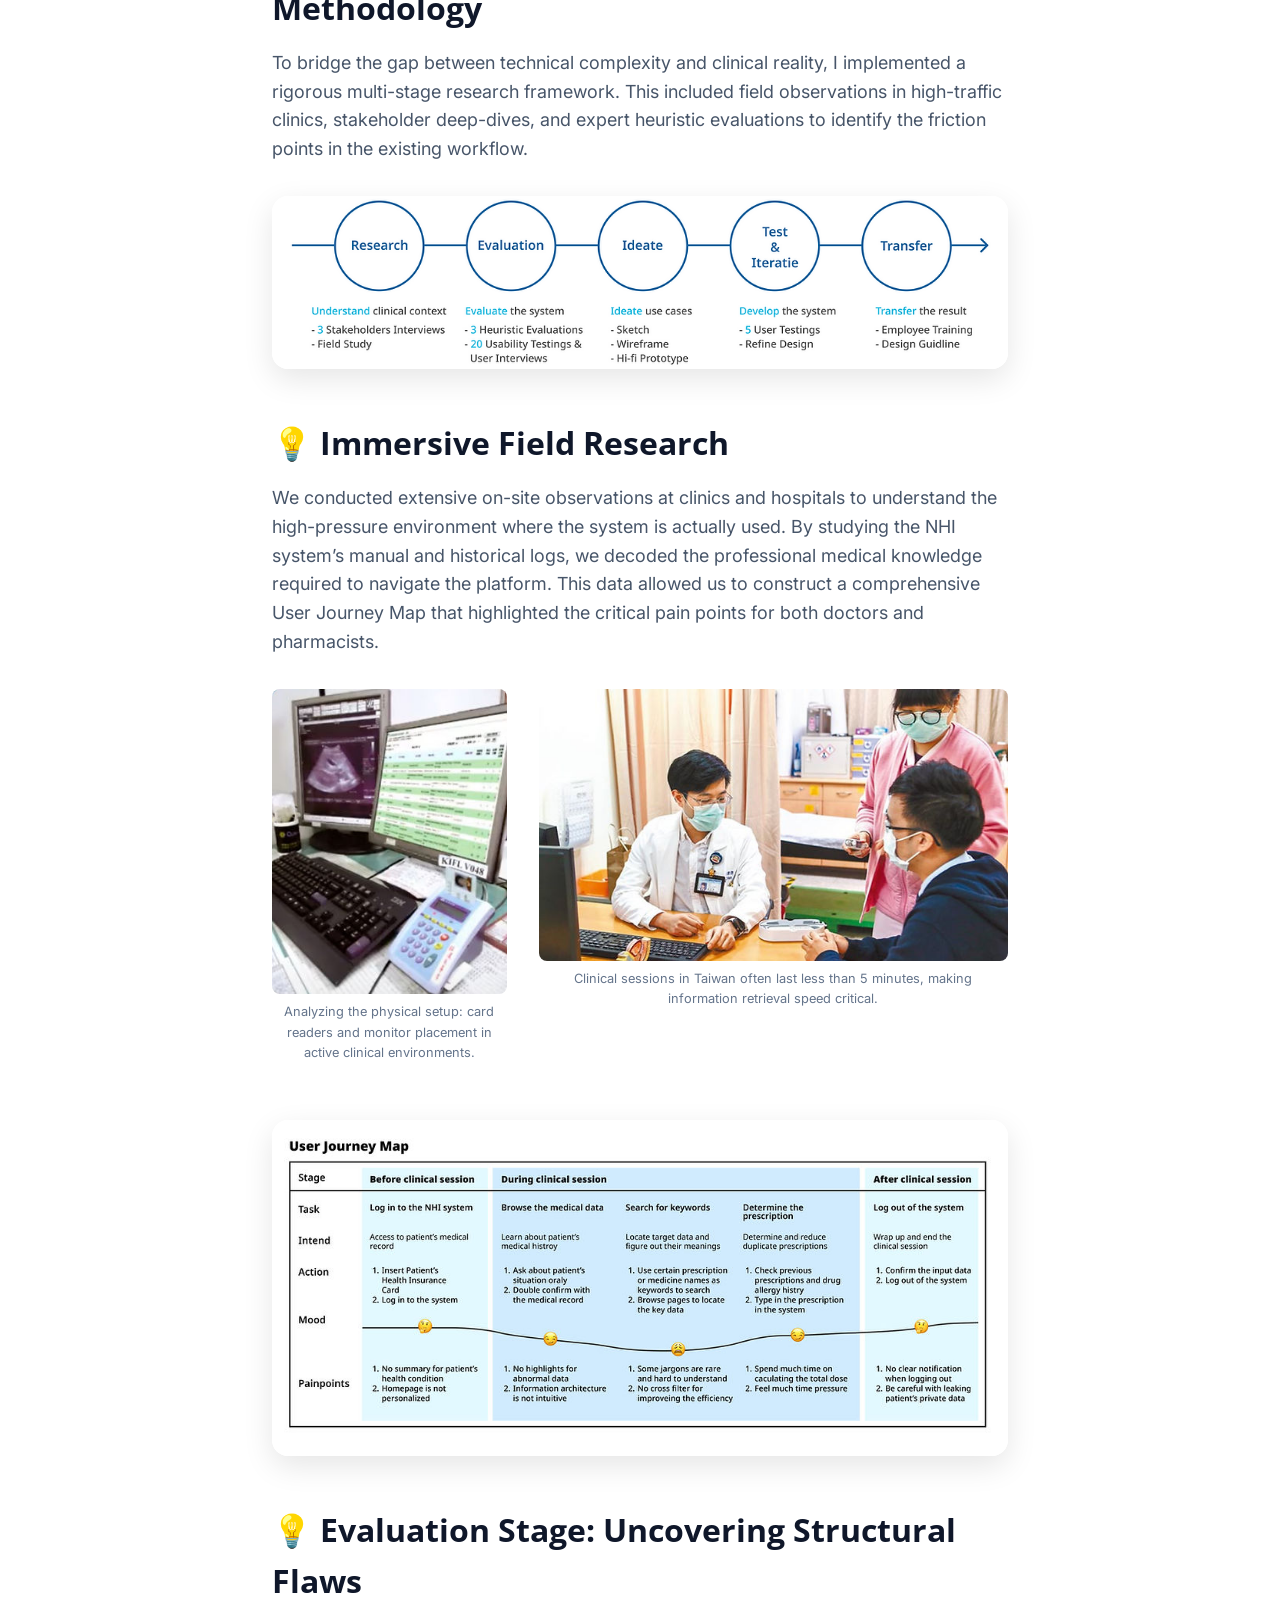
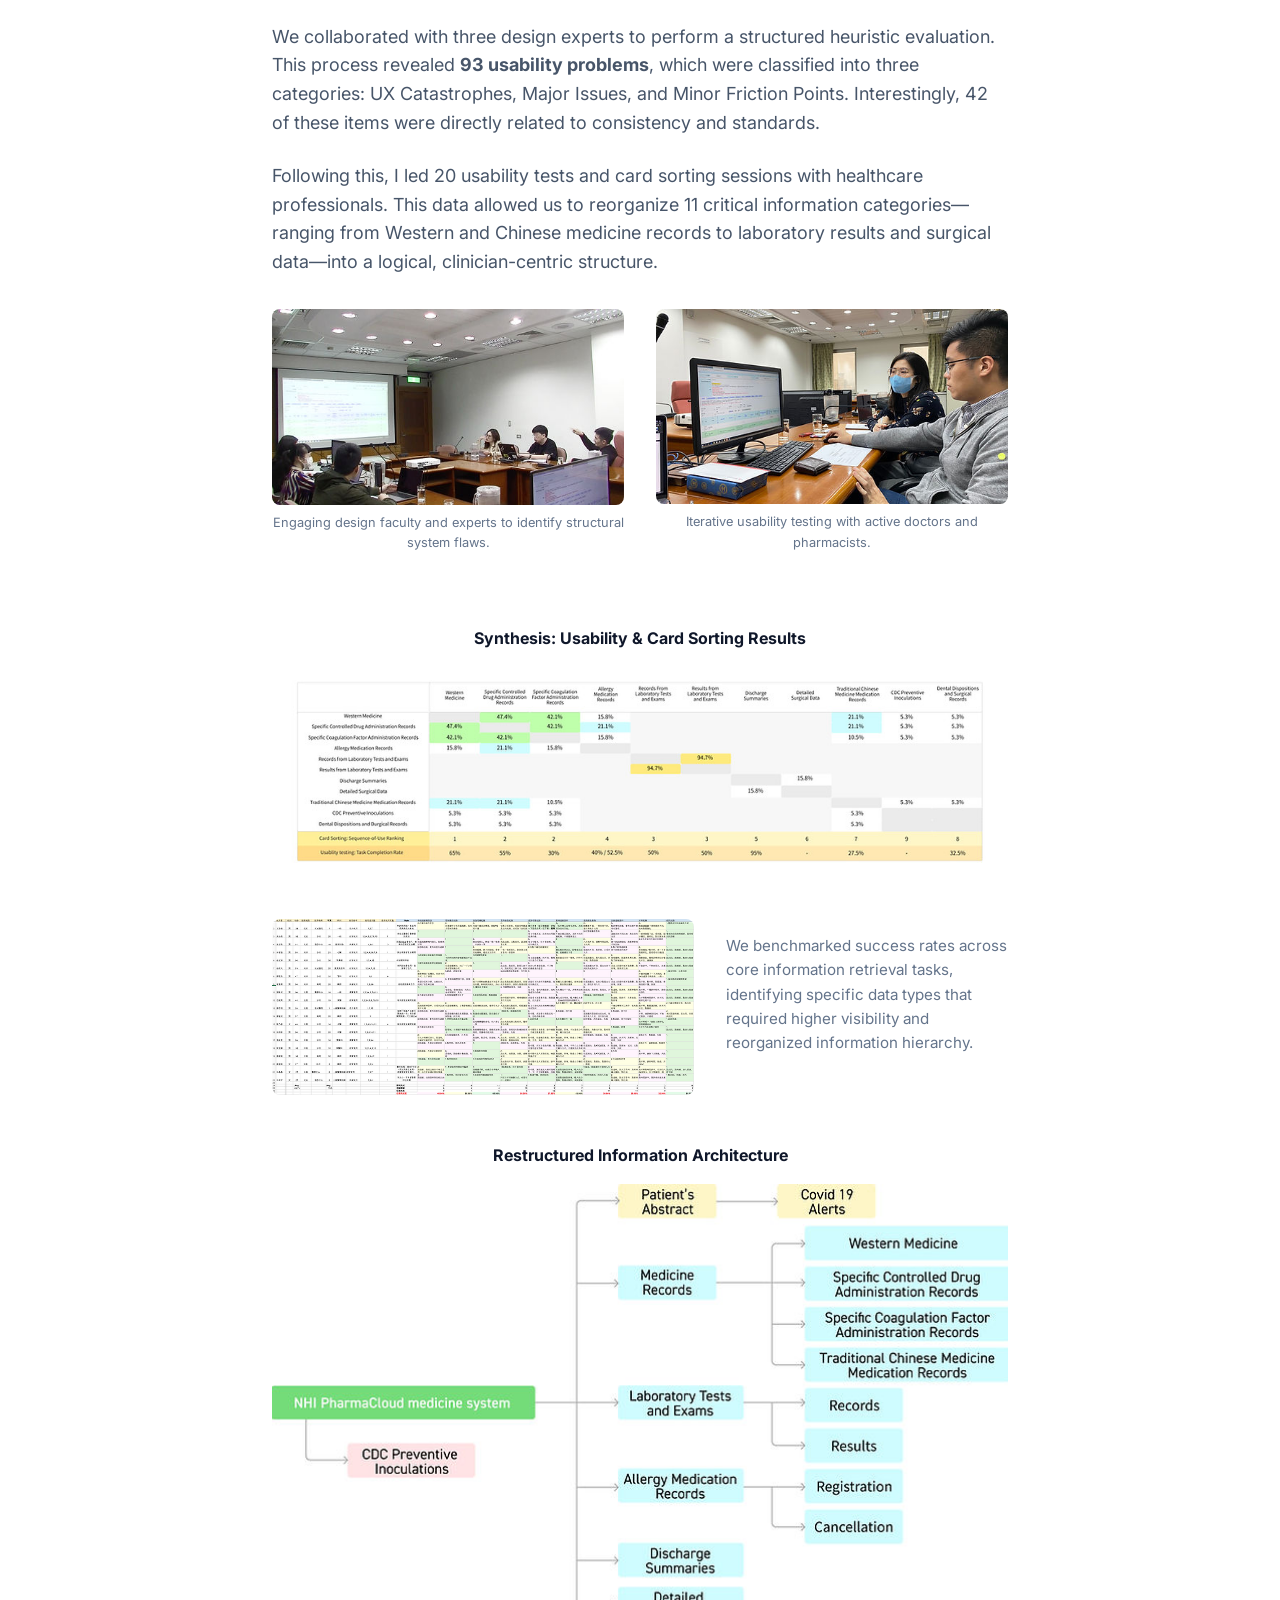
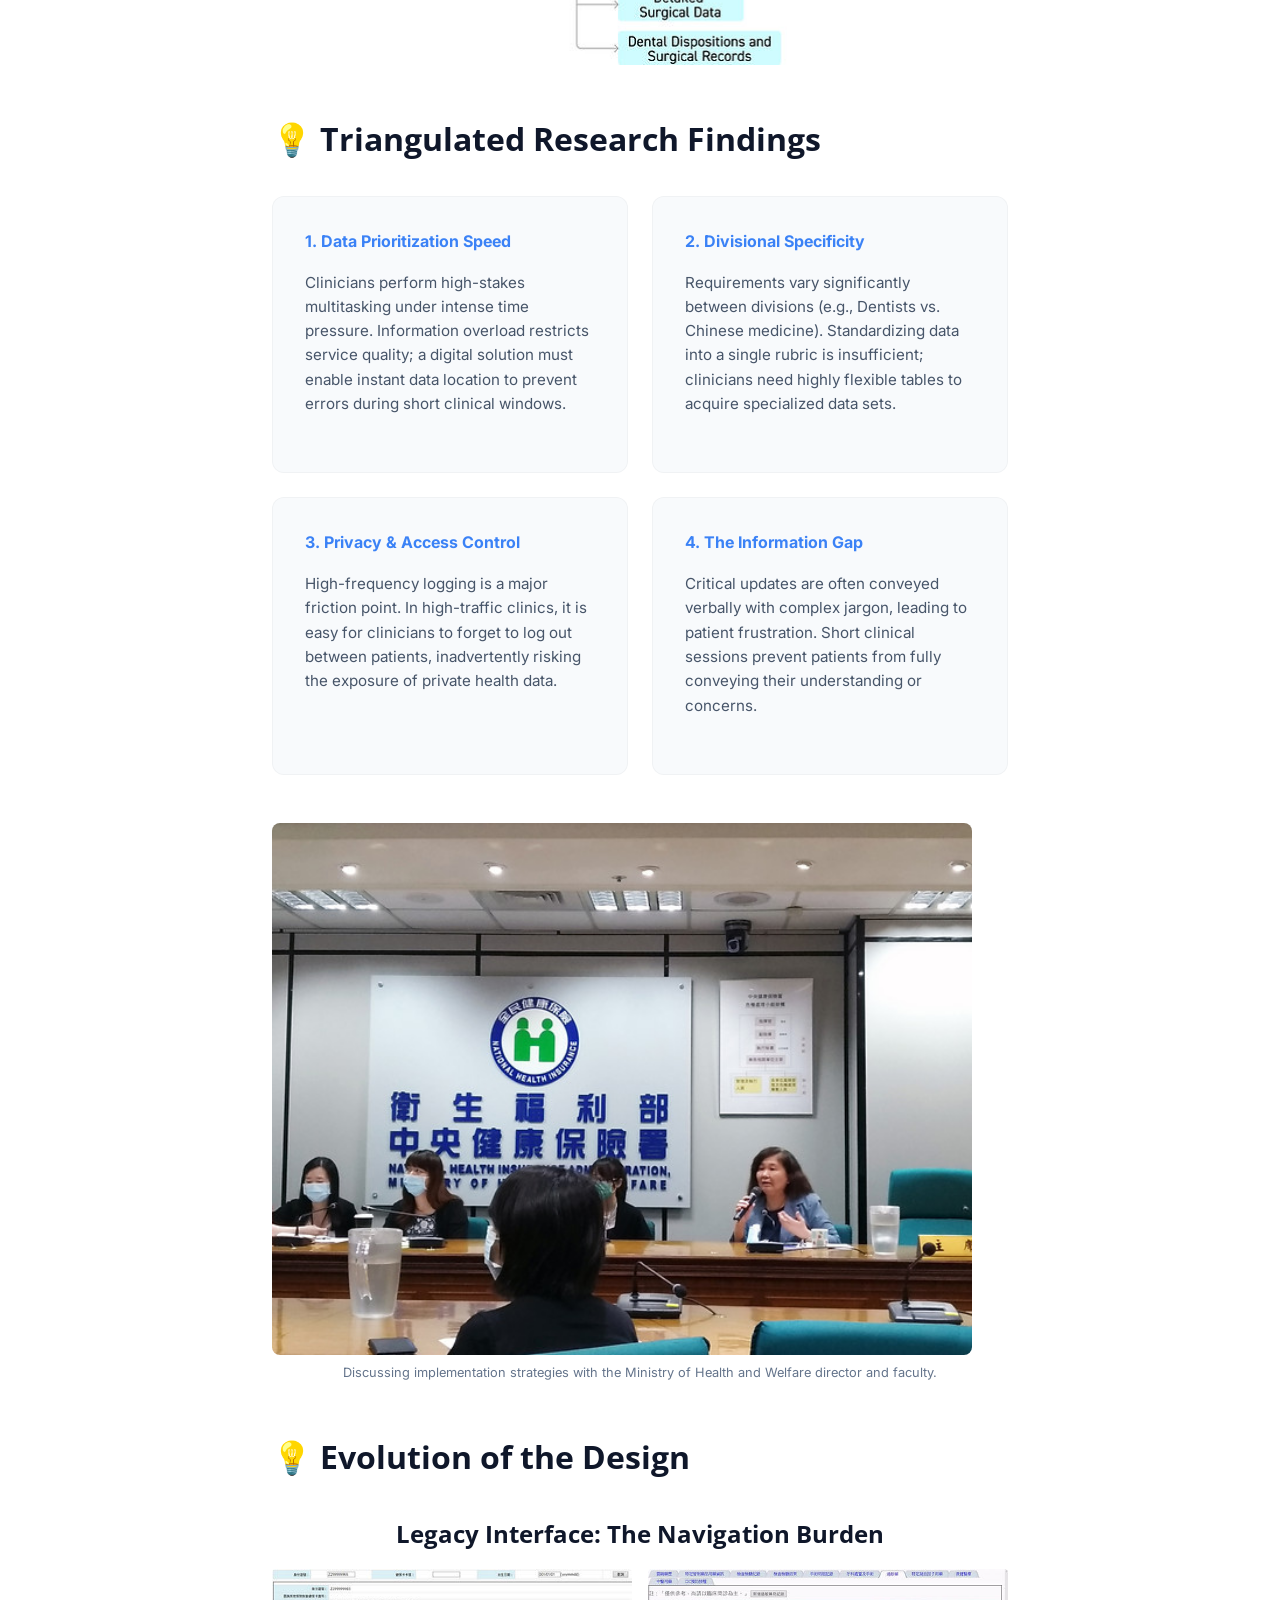
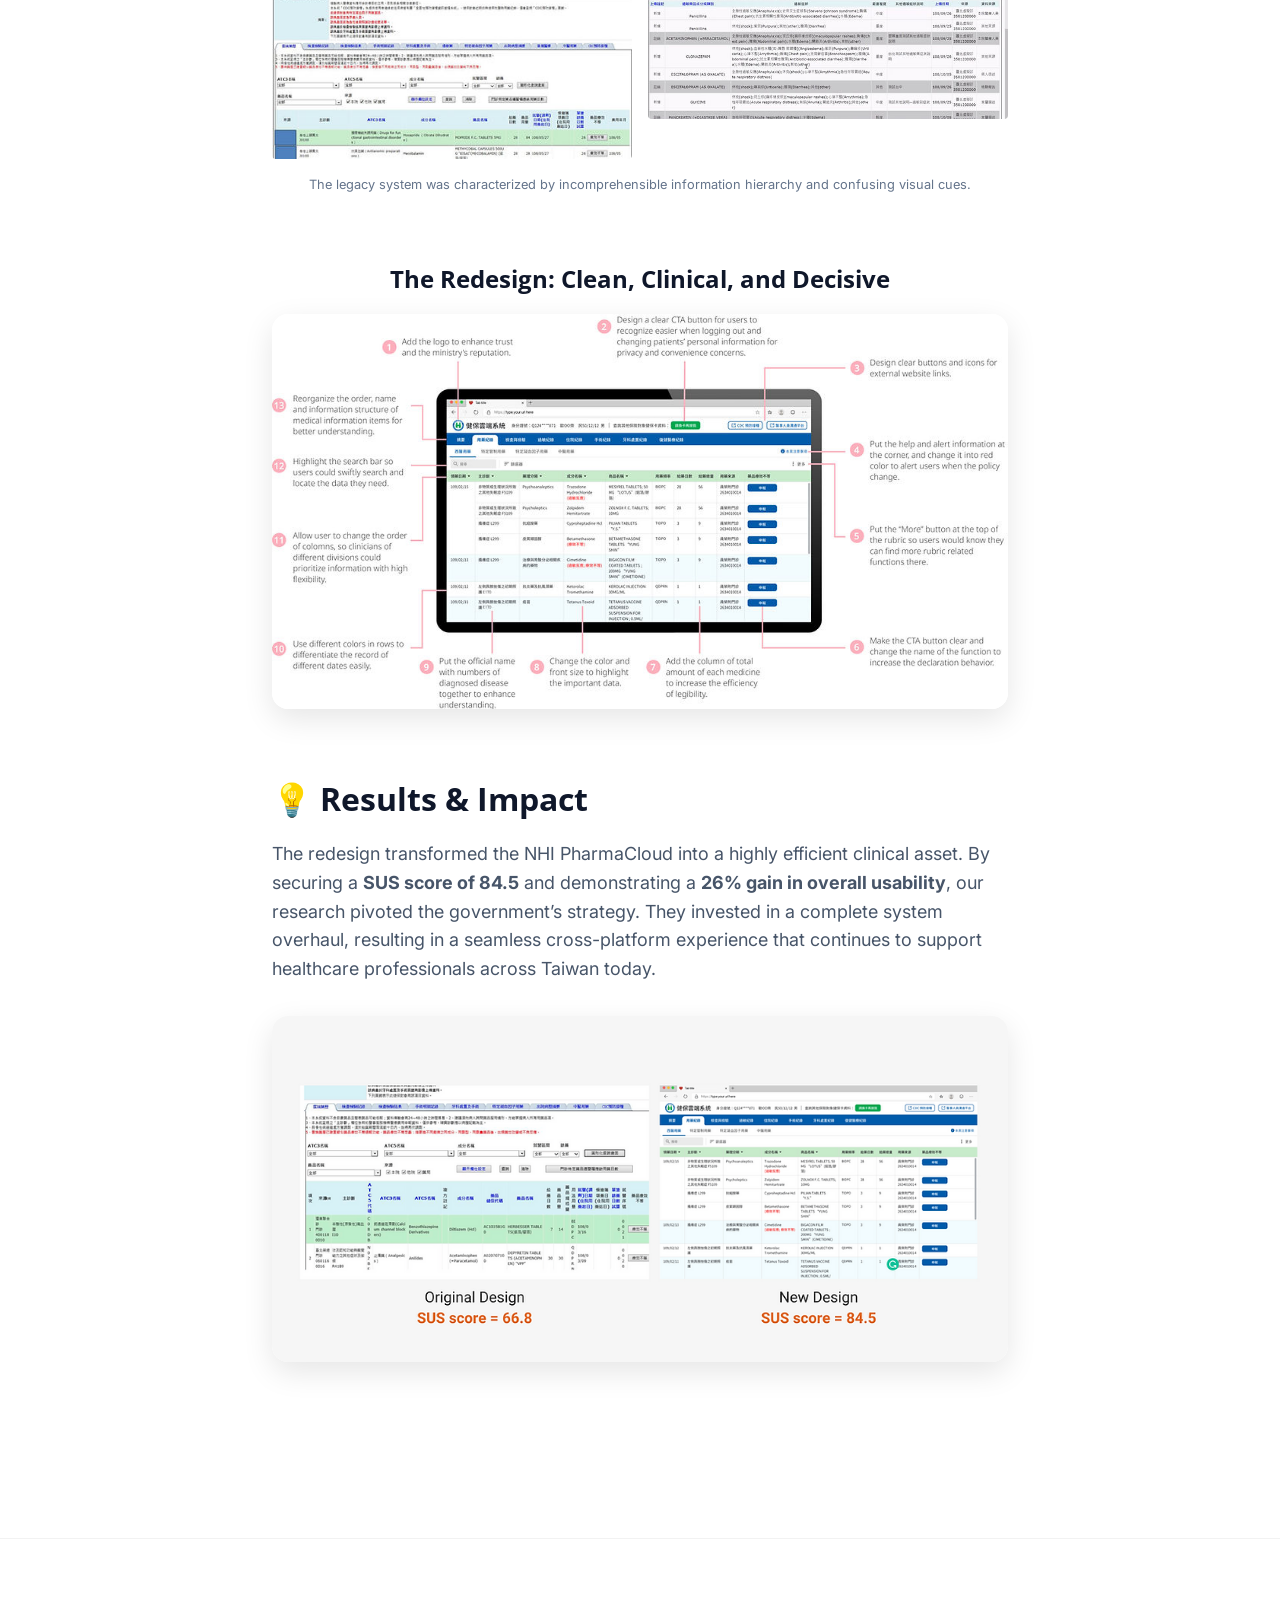
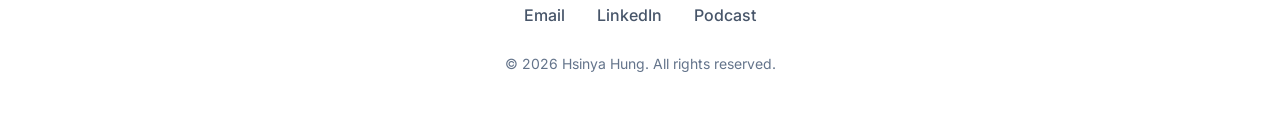
<file: pharmacloud.html>
<!DOCTYPE html>
<html lang="en">

<head>
    <meta charset="UTF-8">
    <meta name="viewport" content="width=device-width, initial-scale=1.0">
    <title>Taiwan's National PharmaCloud System | Hsinya Hung</title>
    <meta name="description" content="UX Research case study on Taiwan's National PharmaCloud Medicine System.">
    <link rel="stylesheet" href="styles.css">
</head>

<body>
    <header>
        <div class="nav-container">
            <a href="index.html" class="logo">Hsinya Hung</a>
            <button class="menu-toggle" id="menuToggle" aria-label="Toggle Menu">
                <span></span>
                <span></span>
                <span></span>
            </button>
            <nav class="nav-links" id="navLinks">
                <a href="index.html" class="active">Work</a>
                <a href="about.html">About</a>
                <a href="https://drive.google.com/file/d/1snLUCHwC4ZT3te1yVTYGk35-PW96YWZs/view?usp=sharing"
                    target="_blank" rel="noopener noreferrer">Resume</a>
            </nav>
        </div>
    </header>

    <main>
        <article class="container case-study-content fade-in">
            <div class="case-study-header">
                <h1>Taiwan National PharmaCloud System</h1>
                <p class="case-study-meta">
                    <strong>Lead UX Researcher & Project Manager</strong> | 
                    <strong>Government & Healthcare</strong> | 
                    <strong>Jan 2020 - Apr 2020</strong>
                </p>
                <img src="assets/image.png" alt="PharmaCloud System Interface" class="case-study-hero-img">
            </div>

            <div class="case-study-body">
                <div class="project-details" style="display: grid; grid-template-columns: repeat(auto-fit, minmax(200px, 1fr)); gap: 2rem; margin-bottom: 3rem; background: var(--bg-subtle); padding: 2rem; border-radius: 12px; border: 1px solid rgba(0,0,0,0.05);">
                    <div>
                        <h4 style="color: var(--accent-color); letter-spacing: 0.1em; margin-bottom: 0.5rem; font-size: 0.8rem; font-weight: 700;">TYPE</h4>
                        <p style="font-size: 0.95rem;">Evaluative Research & IA</p>
                    </div>
                    <div>
                        <h4 style="color: var(--accent-color); letter-spacing: 0.1em; margin-bottom: 0.5rem; font-size: 0.8rem; font-weight: 700;">COMPANY</h4>
                        <p style="font-size: 0.95rem;">National Health Insurance Administration, Ministry of Health and Welfare, Taiwan</p>
                    </div>
                    <div>
                        <h4 style="color: var(--accent-color); letter-spacing: 0.1em; margin-bottom: 0.5rem; font-size: 0.8rem; font-weight: 700;">TEAM</h4>
                        <p style="font-size: 0.95rem;">3 Researchers, 2 Designers</p>
                    </div>
                </div>

                <h2>Overview</h2>
                <p>Taiwan’s world-class National Health Insurance system provides affordable and accessible healthcare. However, this accessibility leads to high patient volumes and extremely short clinical windows. Clinicians urgently needed a real-time, reliable system to verify patient medication history, ensure drug safety, and eliminate duplicate prescriptions.</p>
                <p>Despite having an existing system, the <strong>NHI PharmaCloud</strong> suffered from a fragmented interface and unintuitive user flows. These inefficiencies directly limited the ability of doctors and pharmacists to provide accurate care under pressure.</p>
                <p>As the <strong>Lead UX Researcher</strong>, I directed a mixed-methods initiative to redesign the system’s experience. My goal was to transform a complex data repository into a streamlined clinical tool that enhances decision-making and patient safety. <strong>The final redesign achieved a 26% increase in usability and a System Usability Scale (SUS) score of 84.5.</strong></p>

                <h2>Methodology</h2>
                <p>To bridge the gap between technical complexity and clinical reality, I implemented a rigorous multi-stage research framework. This included field observations in high-traffic clinics, stakeholder deep-dives, and expert heuristic evaluations to identify the friction points in the existing workflow.</p>
                <img src="assets/Frame 1.png" alt="Strategic Research Framework" class="case-study-hero-img" style="margin: 2rem 0;">

                <h2>💡 Immersive Field Research</h2>
                <p>We conducted extensive on-site observations at clinics and hospitals to understand the high-pressure environment where the system is actually used. By studying the NHI system’s manual and historical logs, we decoded the professional medical knowledge required to navigate the platform. This data allowed us to construct a comprehensive User Journey Map that highlighted the critical pain points for both doctors and pharmacists.</p>
                
                <div style="display: grid; grid-template-columns: 1fr 2fr; gap: 2rem; margin: 2rem 0;">
                    <div>
                        <img src="assets/Screen Shot 2020-12-20 at 1_03 1.jpg" alt="Clinical Workflow Observation" style="width: 100%; border-radius: 8px;">
                        <p style="font-size: 0.8rem; text-align: center; color: var(--text-muted); margin-top: 0.5rem;">Analyzing the physical setup: card readers and monitor placement in active clinical environments.</p>
                    </div>
                    <div>
                        <img src="assets/image 14.jpg" alt="Information Gap Analysis" style="width: 100%; border-radius: 8px;">
                        <p style="font-size: 0.8rem; text-align: center; color: var(--text-muted); margin-top: 0.5rem;">Clinical sessions in Taiwan often last less than 5 minutes, making information retrieval speed critical.</p>
                    </div>
                </div>
                <img src="assets/journey map.jpg" alt="User Journey & Pain Point Mapping" class="case-study-hero-img" style="margin-bottom: 2rem;">

                <h2>💡 Evaluation Stage: Uncovering Structural Flaws</h2>
                <p>We collaborated with three design experts to perform a structured heuristic evaluation. This process revealed <strong>93 usability problems</strong>, which were classified into three categories: UX Catastrophes, Major Issues, and Minor Friction Points. Interestingly, 42 of these items were directly related to consistency and standards.</p>
                <p>Following this, I led 20 usability tests and card sorting sessions with healthcare professionals. This data allowed us to reorganize 11 critical information categories—ranging from Western and Chinese medicine records to laboratory results and surgical data—into a logical, clinician-centric structure.</p>

                <div style="display: grid; grid-template-columns: 1fr 1fr; gap: 2rem; margin: 2rem 0;">
                    <div>
                        <img src="assets/image 2.jpg" alt="Expert Heuristic Evaluation" style="width: 100%; border-radius: 8px;">
                        <p style="font-size: 0.8rem; text-align: center; color: var(--text-muted); margin-top: 0.5rem;">Engaging design faculty and experts to identify structural system flaws.</p>
                    </div>
                    <div>
                        <img src="assets/鄭存翔 copy 1.jpg" alt="Clinician Feedback Sessions" style="width: 100%; border-radius: 8px;">
                        <p style="font-size: 0.8rem; text-align: center; color: var(--text-muted); margin-top: 0.5rem;">Iterative usability testing with active doctors and pharmacists.</p>
                    </div>
                </div>

                <div style="margin: 3rem 0; text-align: center;">
                    <h4 style="margin-bottom: 1rem;">Synthesis: Usability & Card Sorting Results</h4>
                    <img src="assets/Frame 2.jpg" alt="Data Synthesis" style="width: 100%; border-radius: 8px;">
                </div>

                <div style="display: grid; grid-template-columns: 1.5fr 1fr; gap: 2rem; margin: 3rem 0; align-items: center;">
                    <img src="assets/Screen Shot 2022-01-24 at 11_49_53 PM.png" alt="Task Success Benchmarking" style="width: 100%; border-radius: 8px;">
                    <p style="font-size: 0.95rem; color: var(--text-muted);">We benchmarked success rates across core information retrieval tasks, identifying specific data types that required higher visibility and reorganized information hierarchy.</p>
                </div>

                <div style="margin: 3rem 0; text-align: center;">
                    <h4 style="margin-bottom: 1rem;">Restructured Information Architecture</h4>
                    <img src="assets/Group 61.jpg" alt="Proposed Information Hierarchy" style="width: 100%; max-width: 800px; border-radius: 8px;">
                </div>

                <h2>💡 Triangulated Research Findings</h2>
                <div style="display: grid; grid-template-columns: repeat(auto-fit, minmax(300px, 1fr)); gap: 1.5rem; margin: 2rem 0;">
                    <div style="background: var(--bg-subtle); padding: 2rem; border-radius: 12px; border: 1px solid rgba(0,0,0,0.03);">
                        <h4 style="color: var(--accent-color); margin-bottom: 1rem;">1. Data Prioritization Speed</h4>
                        <p style="font-size: 0.95rem;">Clinicians perform high-stakes multitasking under intense time pressure. Information overload restricts service quality; a digital solution must enable instant data location to prevent errors during short clinical windows.</p>
                    </div>
                    <div style="background: var(--bg-subtle); padding: 2rem; border-radius: 12px; border: 1px solid rgba(0,0,0,0.03);">
                        <h4 style="color: var(--accent-color); margin-bottom: 1rem;">2. Divisional Specificity</h4>
                        <p style="font-size: 0.95rem;">Requirements vary significantly between divisions (e.g., Dentists vs. Chinese medicine). Standardizing data into a single rubric is insufficient; clinicians need highly flexible tables to acquire specialized data sets.</p>
                    </div>
                    <div style="background: var(--bg-subtle); padding: 2rem; border-radius: 12px; border: 1px solid rgba(0,0,0,0.03);">
                        <h4 style="color: var(--accent-color); margin-bottom: 1rem;">3. Privacy & Access Control</h4>
                        <p style="font-size: 0.95rem;">High-frequency logging is a major friction point. In high-traffic clinics, it is easy for clinicians to forget to log out between patients, inadvertently risking the exposure of private health data.</p>
                    </div>
                    <div style="background: var(--bg-subtle); padding: 2rem; border-radius: 12px; border: 1px solid rgba(0,0,0,0.03);">
                        <h4 style="color: var(--accent-color); margin-bottom: 1rem;">4. The Information Gap</h4>
                        <p style="font-size: 0.95rem;">Critical updates are often conveyed verbally with complex jargon, leading to patient frustration. Short clinical sessions prevent patients from fully conveying their understanding or concerns.</p>
                    </div>
                </div>
                
                <div style="margin: 3rem 0; text-align: center;">
                    <img src="assets/P_20200506_151220_1_vHDR_Auto 2.jpg" alt="Stakeholder Alignment" style="width: 100%; max-width: 700px; border-radius: 8px;">
                    <p style="font-size: 0.8rem; color: var(--text-muted); margin-top: 0.5rem;">Discussing implementation strategies with the Ministry of Health and Welfare director and faculty.</p>
                </div>

                <h2>💡 Evolution of the Design</h2>
                <div style="margin: 2rem 0;">
                    <h3 style="text-align: center; margin-bottom: 1rem;">Legacy Interface: The Navigation Burden</h3>
                    <div style="display: grid; grid-template-columns: 1fr 1fr; gap: 1rem; margin-bottom: 1rem;">
                        <img src="assets/Picture1.jpg" alt="Original System View 1" style="width: 100%; border-radius: 4px;">
                        <img src="assets/image 13.jpg" alt="Original System View 2" style="width: 100%; border-radius: 4px;">
                    </div>
                    <p style="font-size: 0.8rem; text-align: center; color: var(--text-muted);">The legacy system was characterized by incomprehensible information hierarchy and confusing visual cues.</p>
                </div>

                <div style="margin: 4rem 0;">
                    <h3 style="text-align: center; margin-bottom: 1rem;">The Redesign: Clean, Clinical, and Decisive</h3>
                    <img src="assets/Group 65.jpg" alt="Optimized Clinical Interface" class="case-study-hero-img">
                </div>

                <h2>💡 Results & Impact</h2>
                <p>The redesign transformed the NHI PharmaCloud into a highly efficient clinical asset. By securing a <strong>SUS score of 84.5</strong> and demonstrating a <strong>26% gain in overall usability</strong>, our research pivoted the government’s strategy. They invested in a complete system overhaul, resulting in a seamless cross-platform experience that continues to support healthcare professionals across Taiwan today.</p>
                <img src="assets/Screenshot 2024-07-09 at 4_58_50 PM.png" alt="System Impact Overview" class="case-study-hero-img" style="margin-top: 2rem;">
            </div>
        </article>
    </main>

    <footer>
        <div class="social-links">
            <a href="mailto:hsinya0126@gmail.com">Email</a>
            <a href="https://www.linkedin.com/in/hsinya-hung/" target="_blank" rel="noopener noreferrer">LinkedIn</a>
            <a href="https://podcasts.apple.com/tw/podcast/%E8%A8%AD%E8%A8%88%E9%81%8A%E7%89%A7-design-nomads/id1508967934"
                target="_blank" rel="noopener noreferrer">Podcast</a>
        </div>
        <p class="copyright">&copy; 2026 Hsinya Hung. All rights reserved.</p>
    </footer>

    <script src="script.js"></script>
</body>

</html>
</file>
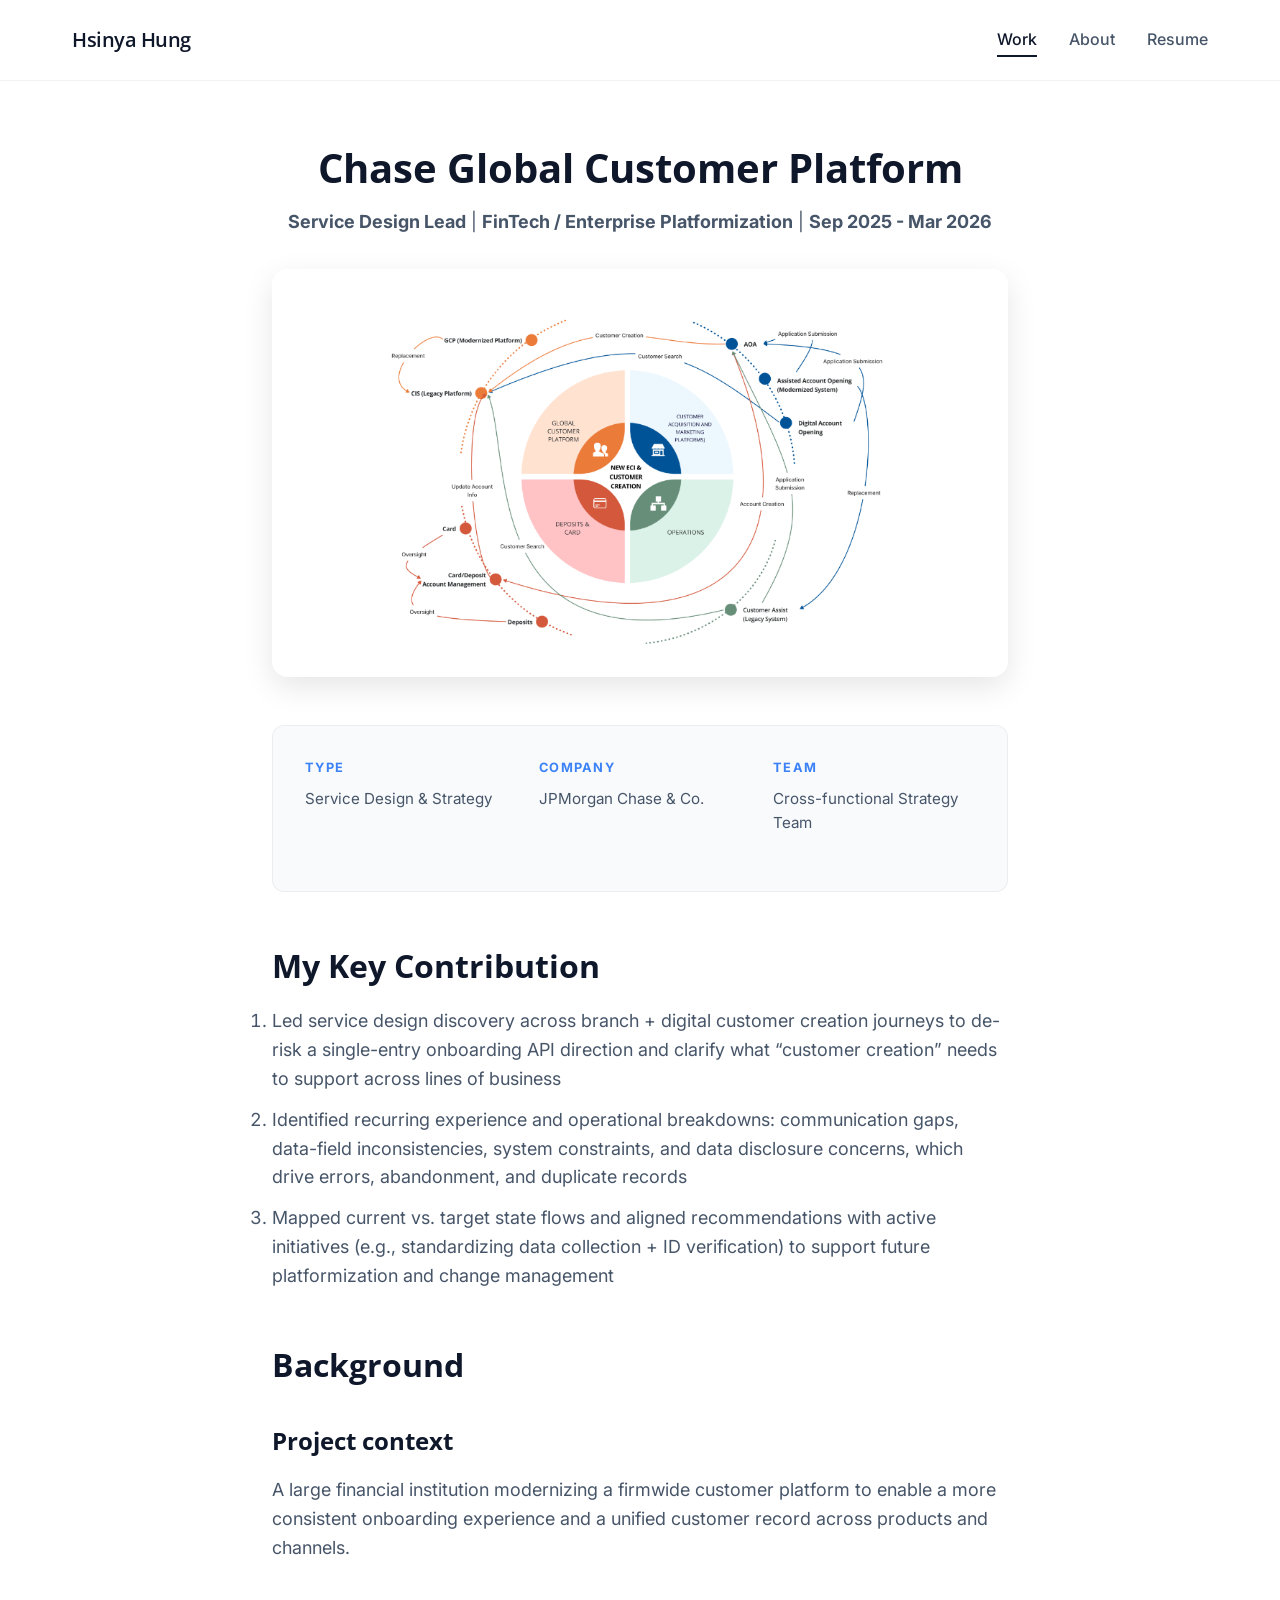
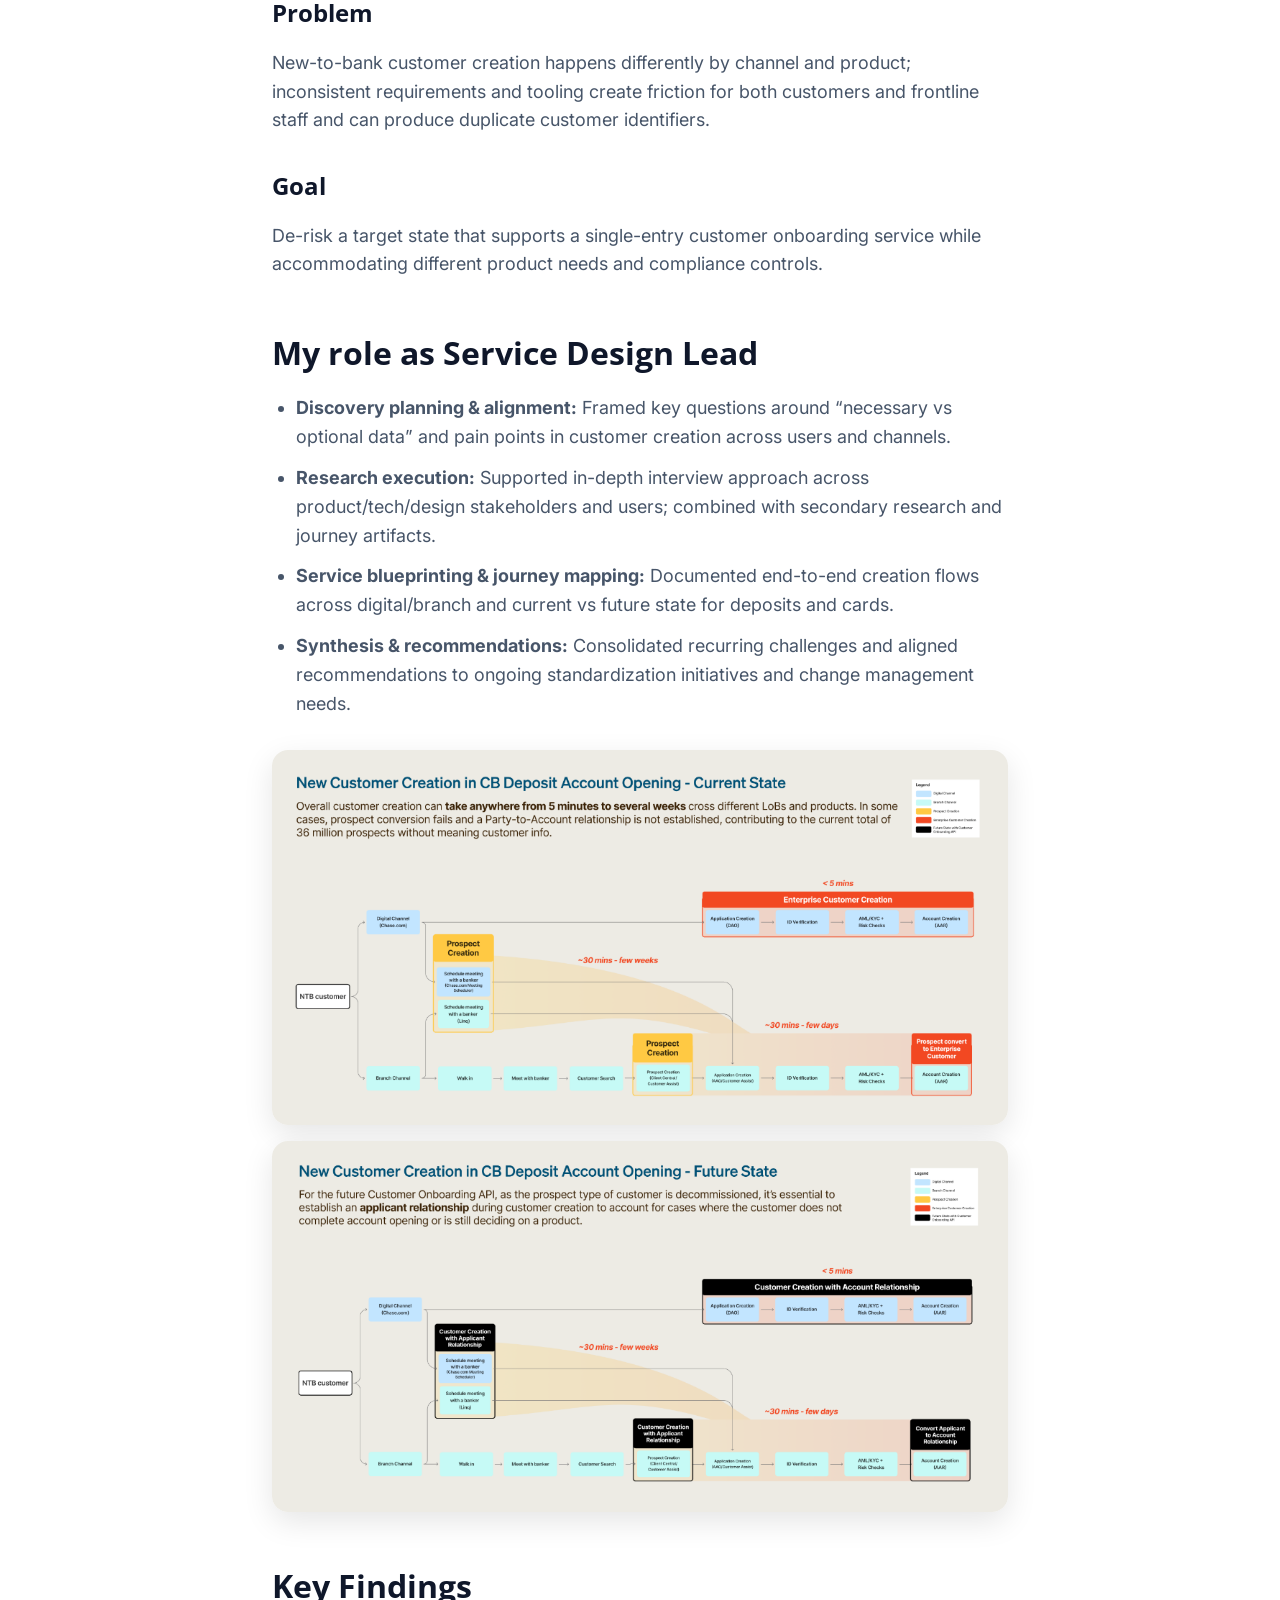
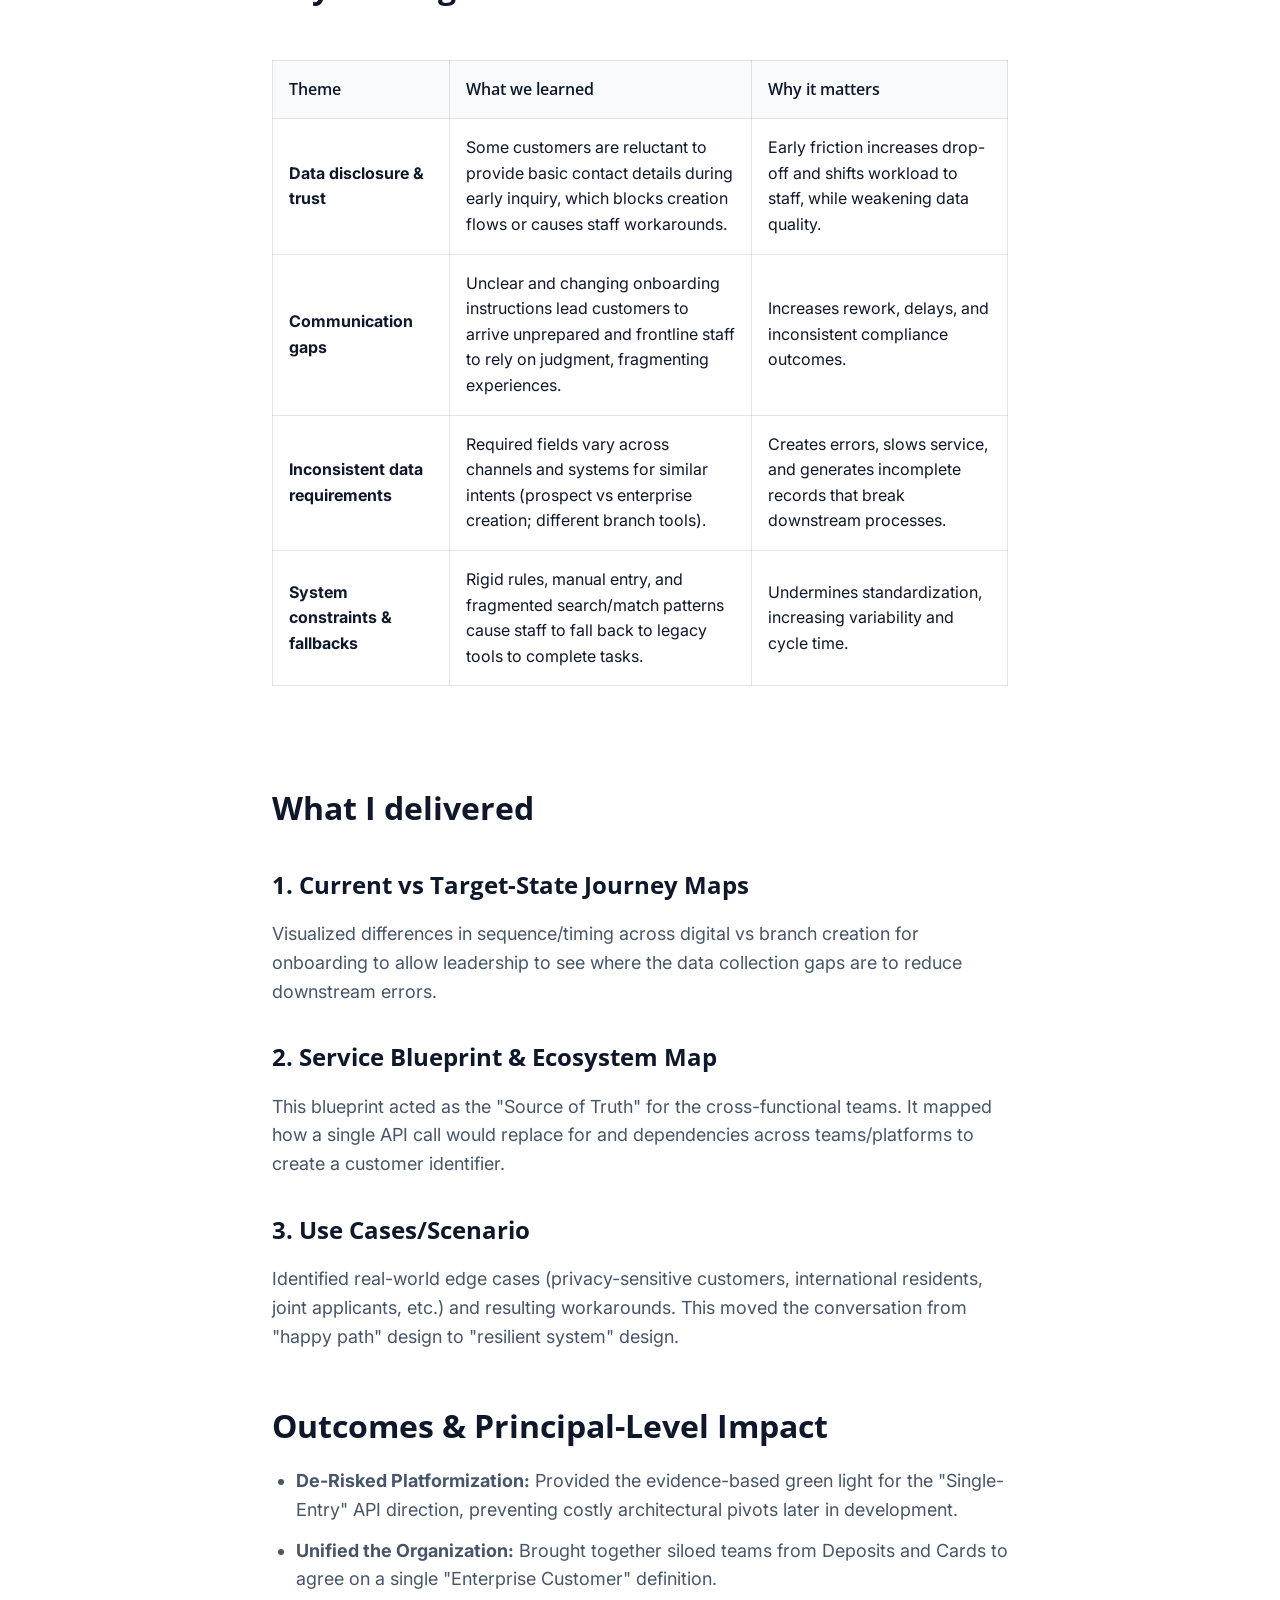
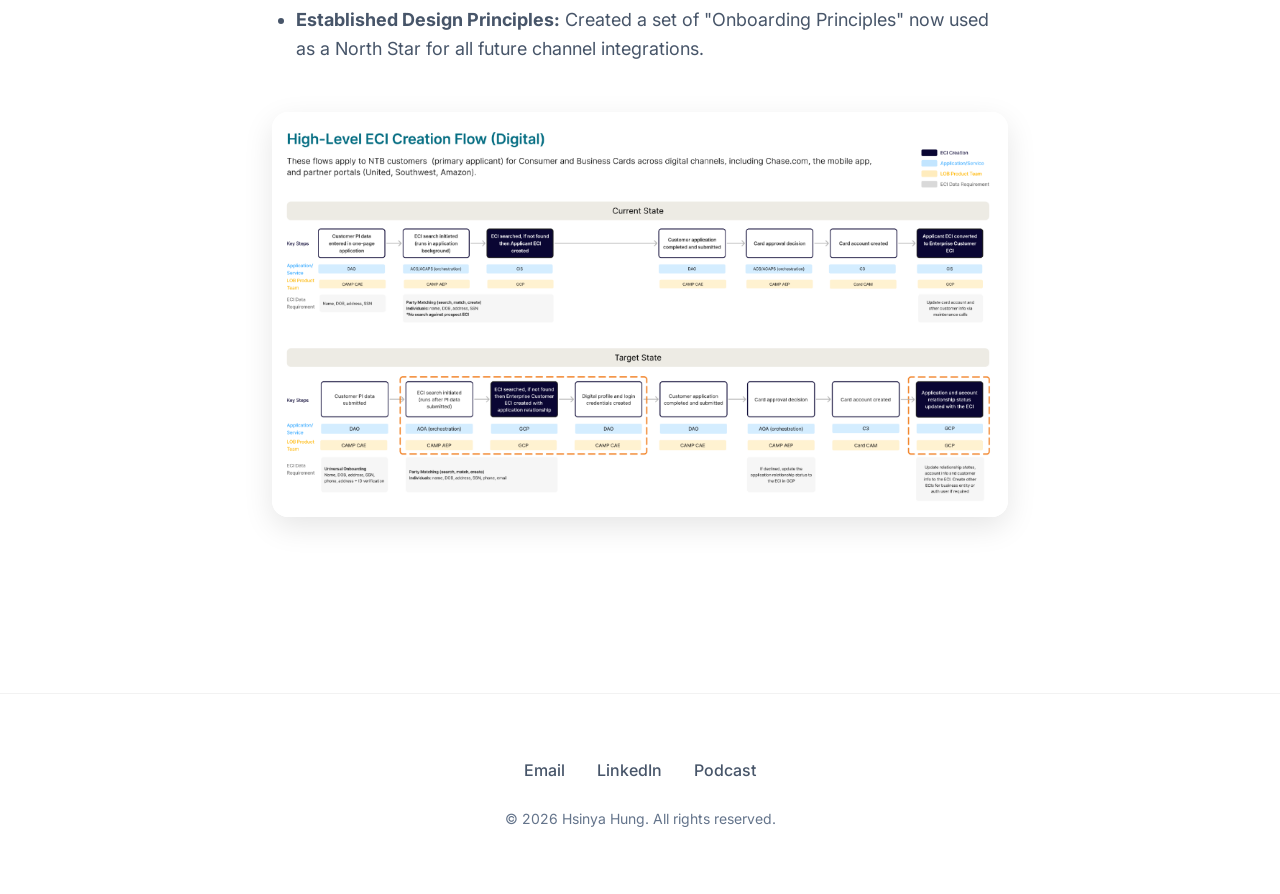
<file: uci-strategy.html>
<!DOCTYPE html>
<html lang="en">

<head>
    <meta charset="UTF-8">
    <meta name="viewport" content="width=device-width, initial-scale=1.0">
    <title>Chase Global Customer Platform | Hsinya Hung</title>
    <meta name="description" content="Case study on the Chase Global Customer Platform by Hsinya Hung.">
    <link rel="stylesheet" href="styles.css">
</head>

<body>
    <header>
        <div class="nav-container">
            <a href="index.html" class="logo">Hsinya Hung</a>
            <button class="menu-toggle" id="menuToggle" aria-label="Toggle Menu">
                <span></span>
                <span></span>
                <span></span>
            </button>
            <nav class="nav-links" id="navLinks">
                <a href="index.html" class="active">Work</a>
                <a href="about.html">About</a>
                <a href="https://drive.google.com/file/d/1snLUCHwC4ZT3te1yVTYGk35-PW96YWZs/view?usp=sharing"
                    target="_blank" rel="noopener noreferrer">Resume</a>
            </nav>
        </div>
    </header>

    <main>
        <article class="container case-study-content fade-in">
            <div class="case-study-header">
                <h1>Chase Global Customer Platform</h1>
                <p class="case-study-meta">
                    <strong>Service Design Lead</strong> | 
                    <strong>FinTech / Enterprise Platformization</strong> | 
                    <strong>Sep 2025 - Mar 2026</strong>
                </p>
                <img src="assets/chase-gcp.png" alt="Chase Global Customer Platform" class="case-study-hero-img">
            </div>

            <div class="case-study-body">
                <div class="project-details" style="display: grid; grid-template-columns: repeat(auto-fit, minmax(200px, 1fr)); gap: 2rem; margin-bottom: 3rem; background: var(--bg-subtle); padding: 2rem; border-radius: 12px; border: 1px solid rgba(0,0,0,0.05);">
                    <div>
                        <h4 style="color: var(--accent-color); letter-spacing: 0.1em; margin-bottom: 0.5rem; font-size: 0.8rem; font-weight: 700;">TYPE</h4>
                        <p style="font-size: 0.95rem;">Service Design & Strategy</p>
                    </div>
                    <div>
                        <h4 style="color: var(--accent-color); letter-spacing: 0.1em; margin-bottom: 0.5rem; font-size: 0.8rem; font-weight: 700;">COMPANY</h4>
                        <p style="font-size: 0.95rem;">JPMorgan Chase & Co.</p>
                    </div>
                    <div>
                        <h4 style="color: var(--accent-color); letter-spacing: 0.1em; margin-bottom: 0.5rem; font-size: 0.8rem; font-weight: 700;">TEAM</h4>
                        <p style="font-size: 0.95rem;">Cross-functional Strategy Team</p>
                    </div>
                </div>
                <h2>My Key Contribution</h2>
                <ol>
                    <li>Led service design discovery across branch + digital customer creation journeys to de-risk a
                        single-entry onboarding API direction and clarify what “customer creation” needs to support
                        across lines of business</li>
                    <li>Identified recurring experience and operational breakdowns: communication gaps, data-field
                        inconsistencies, system constraints, and data disclosure concerns, which drive errors,
                        abandonment, and duplicate records</li>
                    <li>Mapped current vs. target state flows and aligned recommendations with active initiatives (e.g.,
                        standardizing data collection + ID verification) to support future platformization and change
                        management</li>
                </ol>

                <h2>Background</h2>
                <h3>Project context</h3>
                <p>A large financial institution modernizing a firmwide customer platform to enable a more consistent
                    onboarding experience and a unified customer record across products and channels.</p>

                <h3>Problem</h3>
                <p>New-to-bank customer creation happens differently by channel and product; inconsistent requirements
                    and tooling create friction for both customers and frontline staff and can produce duplicate
                    customer identifiers.</p>

                <h3>Goal</h3>
                <p>De-risk a target state that supports a single-entry customer onboarding service while accommodating
                    different product needs and compliance controls.</p>

                <h2>My role as Service Design Lead</h2>
                <ul>
                    <li><strong>Discovery planning & alignment:</strong> Framed key questions around “necessary vs
                        optional data” and pain points in customer creation across users and channels.</li>
                    <li><strong>Research execution:</strong> Supported in-depth interview approach across
                        product/tech/design stakeholders and users; combined with secondary research and journey
                        artifacts.</li>
                    <li><strong>Service blueprinting & journey mapping:</strong> Documented end-to-end creation flows
                        across digital/branch and current vs future state for deposits and cards.</li>
                    <li><strong>Synthesis & recommendations:</strong> Consolidated recurring challenges and aligned
                        recommendations to ongoing standardization initiatives and change management needs.</li>
                </ul>


                <div class="case-study-images">
                    <img src="assets/current-state.png" alt="Current State Service Blueprint"
                        class="case-study-hero-img" style="margin-bottom: 1rem;">
                    <img src="assets/future-state.png" alt="Future State Service Blueprint" class="case-study-hero-img"
                        style="margin-bottom: 2rem;">
                </div>

                <h2>Key Findings</h2>
                <div class="table-responsive">
                    <table class="case-study-table">
                        <thead>
                            <tr>
                                <th>Theme</th>
                                <th>What we learned</th>
                                <th>Why it matters</th>
                            </tr>
                        </thead>
                        <tbody>
                            <tr>
                                <td><strong>Data disclosure & trust</strong></td>
                                <td>Some customers are reluctant to provide basic contact details during early inquiry,
                                    which blocks creation flows or causes staff workarounds.</td>
                                <td>Early friction increases drop-off and shifts workload to staff, while weakening data
                                    quality.</td>
                            </tr>
                            <tr>
                                <td><strong>Communication gaps</strong></td>
                                <td>Unclear and changing onboarding instructions lead customers to arrive unprepared and
                                    frontline staff to rely on judgment, fragmenting experiences.</td>
                                <td>Increases rework, delays, and inconsistent compliance outcomes.</td>
                            </tr>
                            <tr>
                                <td><strong>Inconsistent data requirements</strong></td>
                                <td>Required fields vary across channels and systems for similar intents (prospect vs
                                    enterprise creation; different branch tools).</td>
                                <td>Creates errors, slows service, and generates incomplete records that break
                                    downstream processes.</td>
                            </tr>
                            <tr>
                                <td><strong>System constraints & fallbacks</strong></td>
                                <td>Rigid rules, manual entry, and fragmented search/match patterns cause staff to fall
                                    back to legacy tools to complete tasks.</td>
                                <td>Undermines standardization, increasing variability and cycle time.</td>
                            </tr>
                        </tbody>
                    </table>
                </div>

                <h2>What I delivered</h2>
                <h3>1. Current vs Target-State Journey Maps</h3>
                <p>Visualized differences in sequence/timing across digital vs branch creation for onboarding to allow
                    leadership to see where the data collection gaps are to reduce downstream errors.</p>

                <h3>2. Service Blueprint & Ecosystem Map</h3>
                <p>This blueprint acted as the "Source of Truth" for the cross-functional teams. It mapped how a single
                    API call would replace for and dependencies across teams/platforms to create a customer identifier.
                </p>

                <h3>3. Use Cases/Scenario</h3>
                <p>Identified real-world edge cases (privacy-sensitive customers, international residents, joint
                    applicants, etc.) and resulting workarounds. This moved the conversation from "happy path" design to
                    "resilient system" design.</p>

                <h2>Outcomes & Principal-Level Impact</h2>
                <ul>
                    <li><strong>De-Risked Platformization:</strong> Provided the evidence-based green light for the
                        "Single-Entry" API direction, preventing costly architectural pivots later in development.</li>
                    <li><strong>Unified the Organization:</strong> Brought together siloed teams from Deposits and Cards
                        to agree on a single "Enterprise Customer" definition.</li>
                    <li><strong>Established Design Principles:</strong> Created a set of "Onboarding Principles" now
                        used as a North Star for all future channel integrations.</li>
                </ul>
                <img src="assets/chase-flow.png" alt="High-Level ECI Creation Flow (Digital)" class="case-study-hero-img" style="margin-top: 3rem;">
            </div>
        </article>
    </main>

    <footer>
        <div class="social-links">
            <a href="mailto:hsinya0126@gmail.com">Email</a>
            <a href="https://www.linkedin.com/in/hsinya-hung/" target="_blank" rel="noopener noreferrer">LinkedIn</a>
            <a href="https://podcasts.apple.com/tw/podcast/%E8%A8%AD%E8%A8%88%E9%81%8A%E7%89%A7-design-nomads/id1508967934"
                target="_blank" rel="noopener noreferrer">Podcast</a>
        </div>
        <p class="copyright">&copy; 2026 Hsinya Hung. All rights reserved.</p>
    </footer>

    <script src="script.js"></script>
</body>

</html>
</file>
<file: styles.css>
@import url('https://fonts.googleapis.com/css2?family=Inter:wght@300;400;500;600;700&family=Open+Sans:wght@400;600;700&display=swap');

:root {
  --primary-color: #0f172a; /* Slate 900 */
  --secondary-color: #475569; /* Slate 600 */
  --bg-color: #ffffff;
  --bg-subtle: #f8fafc; /* Slate 50 */
  --accent-color: #3b82f6; /* Blue 500 */
  --text-main: #0f172a;
  --text-muted: #64748b;
  --transition: all 0.3s cubic-bezier(0.4, 0, 0.2, 1);
  --max-width: 1200px;
}

* {
  box-sizing: border-box;
  margin: 0;
  padding: 0;
}

html {
  scroll-behavior: smooth;
}

body {
  font-family: 'Inter', sans-serif;
  background-color: var(--bg-color);
  color: var(--text-main);
  line-height: 1.6;
  -webkit-font-smoothing: antialiased;
}

a {
  color: inherit;
  text-decoration: none;
  transition: var(--transition);
}

ul {
  list-style: none;
}

img {
  max-width: 100%;
  height: auto;
  display: block;
}

/* Header & Navigation */
header {
  position: fixed;
  top: 0;
  left: 0;
  width: 100%;
  background: rgba(255, 255, 255, 0.9);
  backdrop-filter: blur(10px);
  z-index: 1000;
  border-bottom: 1px solid rgba(0, 0, 0, 0.05);
}

.nav-container {
  display: flex;
  justify-content: space-between;
  align-items: center;
  max-width: var(--max-width);
  margin: 0 auto;
  padding: 1.5rem 2rem;
}

.logo {
  font-family: 'Open Sans', sans-serif;
  font-size: 1.25rem;
  font-weight: 600;
  letter-spacing: -0.5px;
}

.nav-links {
  display: flex;
  gap: 2rem;
}

.menu-toggle {
  display: none;
  flex-direction: column;
  justify-content: space-between;
  width: 24px;
  height: 18px;
  background: transparent;
  border: none;
  cursor: pointer;
  padding: 0;
  z-index: 1100;
}

.menu-toggle span {
  display: block;
  width: 100%;
  height: 2px;
  background-color: var(--primary-color);
  border-radius: 2px;
  transition: var(--transition);
}

.nav-links a {
  font-weight: 500;
  font-size: 1rem;
  color: var(--secondary-color);
  position: relative;
}

.nav-links a:hover, .nav-links a.active {
  color: var(--primary-color);
}

.nav-links a::after {
  content: '';
  position: absolute;
  width: 0;
  height: 2px;
  bottom: -4px;
  left: 0;
  background-color: var(--primary-color);
  transition: var(--transition);
}

.nav-links a:hover::after, .nav-links a.active::after {
  width: 100%;
}

/* Main Layout */
main {
  padding-top: 5rem;
}

.container {
  max-width: var(--max-width);
  margin: 0 auto;
  padding: 4rem 2rem;
  overflow: visible;
}

/* Hero Section */
.hero {
  padding: 6rem 2rem;
  max-width: 800px;
  margin: 0 auto;
  text-align: center;
}

.hero h1 {
  font-family: 'Open Sans', sans-serif;
  font-size: 3.5rem;
  font-weight: 600;
  line-height: 1.2;
  margin-bottom: 1.5rem;
  letter-spacing: -1px;
}

.hero p {
  font-size: 1.25rem;
  color: var(--secondary-color);
  margin-bottom: 2rem;
}

/* Portfolio Section */
.portfolio-grid {
  display: grid;
  grid-template-columns: repeat(2, 1fr);
  gap: 2.5rem;
  overflow: visible;
}

.project-card {
  display: block;
  background: var(--bg-color);
  border-radius: 16px;
  overflow: hidden;
  box-shadow: 0 4px 20px rgba(0, 0, 0, 0.05);
  transition: var(--transition);
  cursor: pointer;
  border: 1px solid rgba(0, 0, 0, 0.05);
}

.project-card:hover {
  transform: translateY(-8px);
  box-shadow: 0 12px 30px rgba(0, 0, 0, 0.1);
}

.project-image {
  width: 100%;
  height: 240px;
  object-fit: cover;
  background-color: var(--bg-subtle);
}

.project-content {
  padding: 2rem;
}

.project-title {
  font-family: 'Open Sans', sans-serif;
  font-size: 1.5rem;
  font-weight: 600;
  margin-bottom: 0.5rem;
}

.project-desc {
  color: var(--secondary-color);
  font-size: 1rem;
}

/* About Page */
.about-hero {
  display: grid;
  grid-template-columns: 1fr 1fr;
  gap: 4rem;
  align-items: center;
}

.about-text h1 {
  font-family: 'Open Sans', sans-serif;
  font-size: 3rem;
  font-weight: 600;
  margin-bottom: 1.5rem;
  letter-spacing: -1px;
}

.about-text p {
  font-size: 1.125rem;
  color: var(--secondary-color);
  margin-bottom: 1.5rem;
}

.about-image {
  border-radius: 20px;
  overflow: hidden;
  box-shadow: 0 20px 40px rgba(0,0,0,0.1);
}

/* Skills Section */
.skills-section {
  padding: 4rem 0;
  border-top: 1px solid rgba(0,0,0,0.1);
  margin-top: 4rem;
}

.skills-grid {
  display: grid;
  grid-template-columns: repeat(auto-fit, minmax(200px, 1fr));
  gap: 3rem;
  margin-top: 3rem;
}

.skill-category h3 {
  font-family: 'Open Sans', sans-serif;
  font-size: 1.25rem;
  font-weight: 600;
  margin-bottom: 1.5rem;
  color: var(--primary-color);
  text-transform: uppercase;
  letter-spacing: 1px;
  font-size: 0.875rem;
}

.skill-category ul li {
  color: var(--secondary-color);
  margin-bottom: 0.75rem;
}

/* Footer */
footer {
  padding: 4rem 2rem;
  text-align: center;
  border-top: 1px solid rgba(0, 0, 0, 0.05);
  margin-top: 4rem;
}

.social-links {
  display: flex;
  justify-content: center;
  gap: 2rem;
  margin-bottom: 1.5rem;
}

.social-links a {
  font-weight: 500;
  color: var(--secondary-color);
}

.social-links a:hover {
  color: var(--primary-color);
}

.copyright {
  color: var(--text-muted);
  font-size: 0.875rem;
}

/* Responsive */
@media (max-width: 768px) {
  .hero h1 {
    font-size: 2.5rem;
  }
  .about-hero {
    grid-template-columns: 1fr;
  }
  
  .menu-toggle {
    display: flex;
  }

  .nav-links {
    position: fixed;
    top: 0;
    right: -100%;
    width: 80%;
    height: 100vh;
    background: var(--bg-color);
    flex-direction: column;
    justify-content: center;
    align-items: center;
    gap: 3rem;
    transition: 0.4s ease-in-out;
    box-shadow: -10px 0 30px rgba(0,0,0,0.05);
    z-index: 1000;
  }

  .nav-links.active {
    right: 0;
  }

  .nav-links a {
    font-size: 1.5rem;
  }

  .portfolio-grid {
    grid-template-columns: 1fr;
  }

  /* Hamburger Animation */
  .menu-toggle.active span:nth-child(1) {
    transform: translateY(8px) rotate(45deg);
  }
  .menu-toggle.active span:nth-child(2) {
    opacity: 0;
  }
  .menu-toggle.active span:nth-child(3) {
    transform: translateY(-8px) rotate(-45deg);
  }
}

/* Animations */
.fade-in {
  opacity: 0;
  transform: translateY(20px);
  transition: opacity 0.6s ease-out, transform 0.6s ease-out;
  will-change: opacity, transform;
}

.fade-in.visible {
  opacity: 1;
  transform: translateY(0);
}

/* Case Study Styles */
.case-study-content {
  max-width: 800px;
  margin: 0 auto;
}

.case-study-header {
  margin-bottom: 3rem;
  text-align: center;
}

.case-study-header h1 {
  font-family: 'Open Sans', sans-serif;
  font-size: 2.5rem;
  margin-bottom: 1rem;
  line-height: 1.2;
}

.case-study-meta {
  color: var(--secondary-color);
  font-size: 1.125rem;
  margin-bottom: 2rem;
}

.case-study-hero-img {
  width: 100%;
  border-radius: 16px;
  box-shadow: 0 10px 30px rgba(0,0,0,0.1);
  margin-bottom: 3rem;
}

.case-study-body h2 {
  font-family: 'Open Sans', sans-serif;
  font-size: 2rem;
  color: var(--primary-color);
  margin-top: 3rem;
  margin-bottom: 1rem;
}

.case-study-body h3 {
  font-family: 'Open Sans', sans-serif;
  font-size: 1.5rem;
  color: var(--primary-color);
  margin-top: 2rem;
  margin-bottom: 1rem;
}

.case-study-body p {
  margin-bottom: 1.5rem;
  font-size: 1.125rem;
  color: var(--secondary-color);
}

.case-study-body ul {
  list-style: disc;
  margin-left: 1.5rem;
  margin-bottom: 2rem;
}

.case-study-body li {
  margin-bottom: 0.75rem;
  font-size: 1.125rem;
  color: var(--secondary-color);
}

.case-study-table {
  width: 100%;
  border-collapse: collapse;
  margin-top: 2rem;
  margin-bottom: 3rem;
}

.case-study-table th, .case-study-table td {
  border: 1px solid rgba(0,0,0,0.1);
  padding: 1rem;
  text-align: left;
}

.case-study-table th {
  background-color: var(--bg-subtle);
  font-family: 'Open Sans', sans-serif;
  font-weight: 600;
  color: var(--primary-color);
}

.table-responsive {
  overflow-x: auto;
}
</file>
